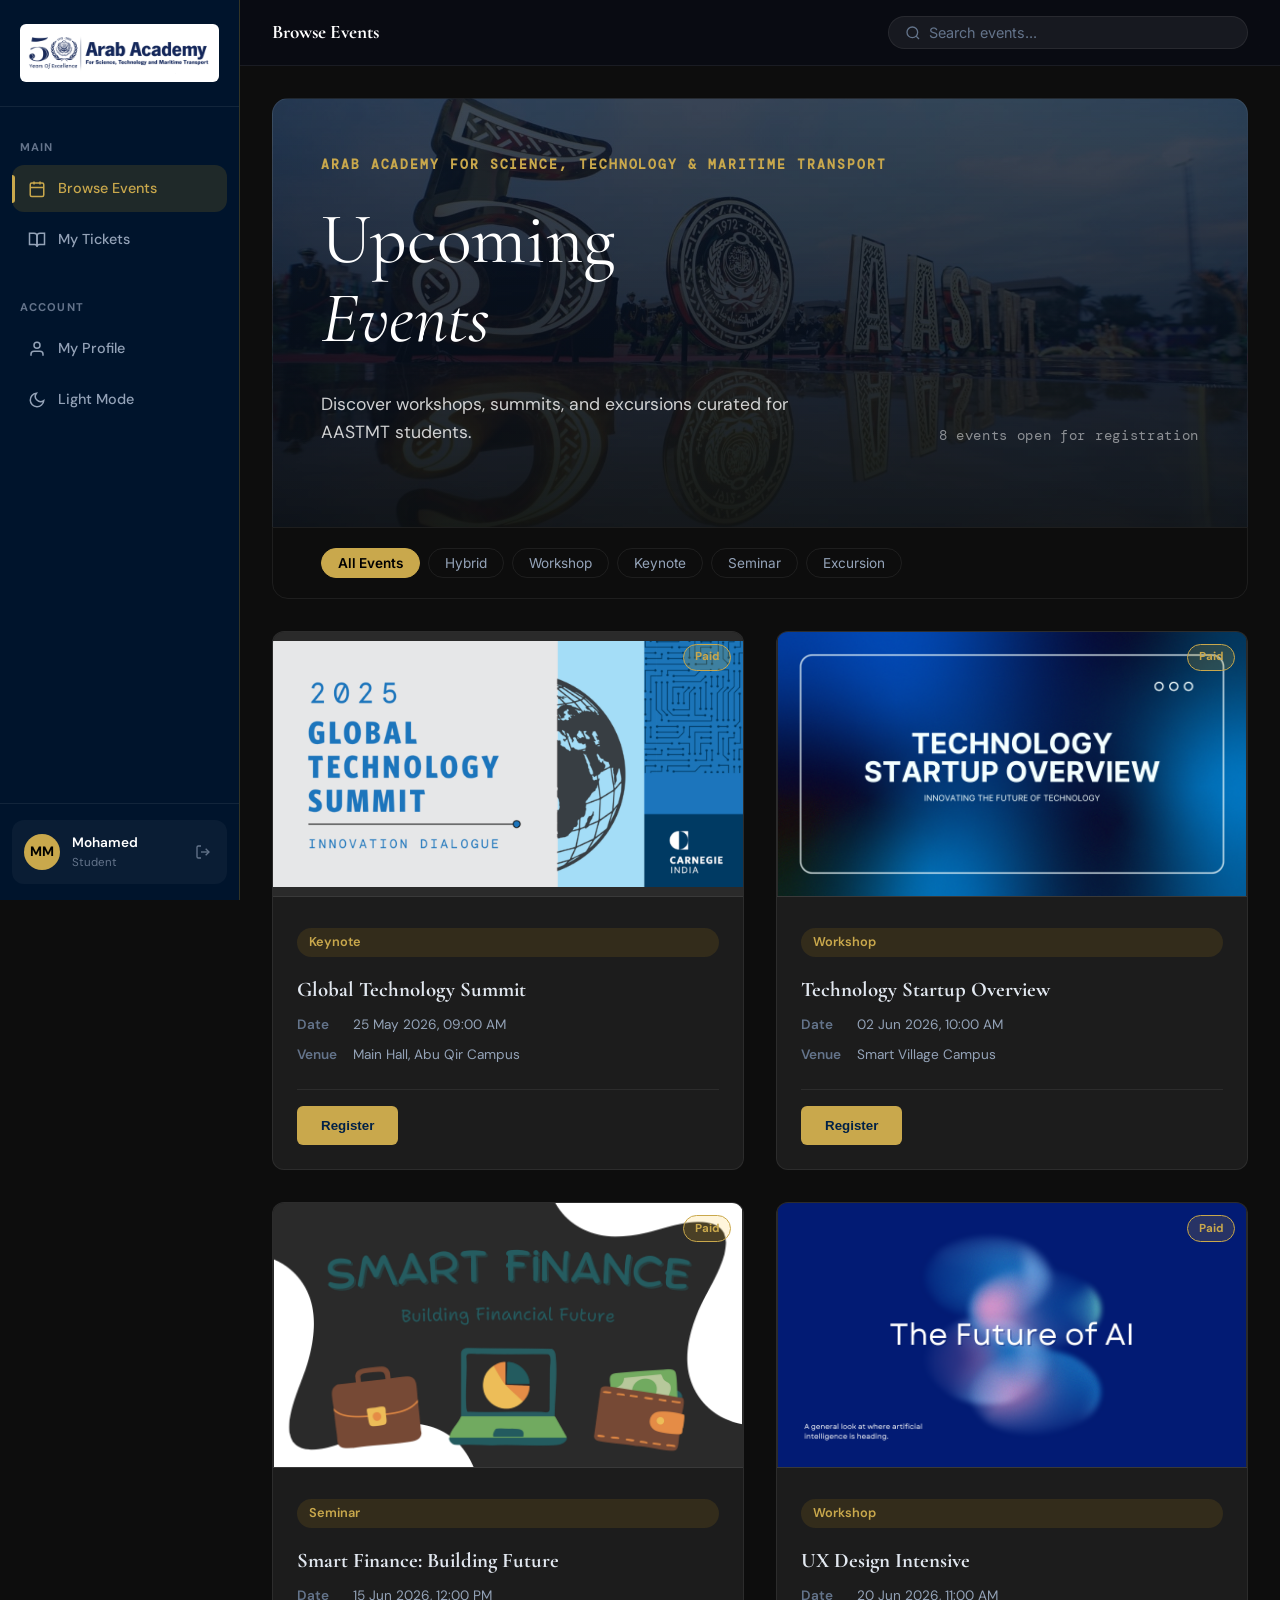
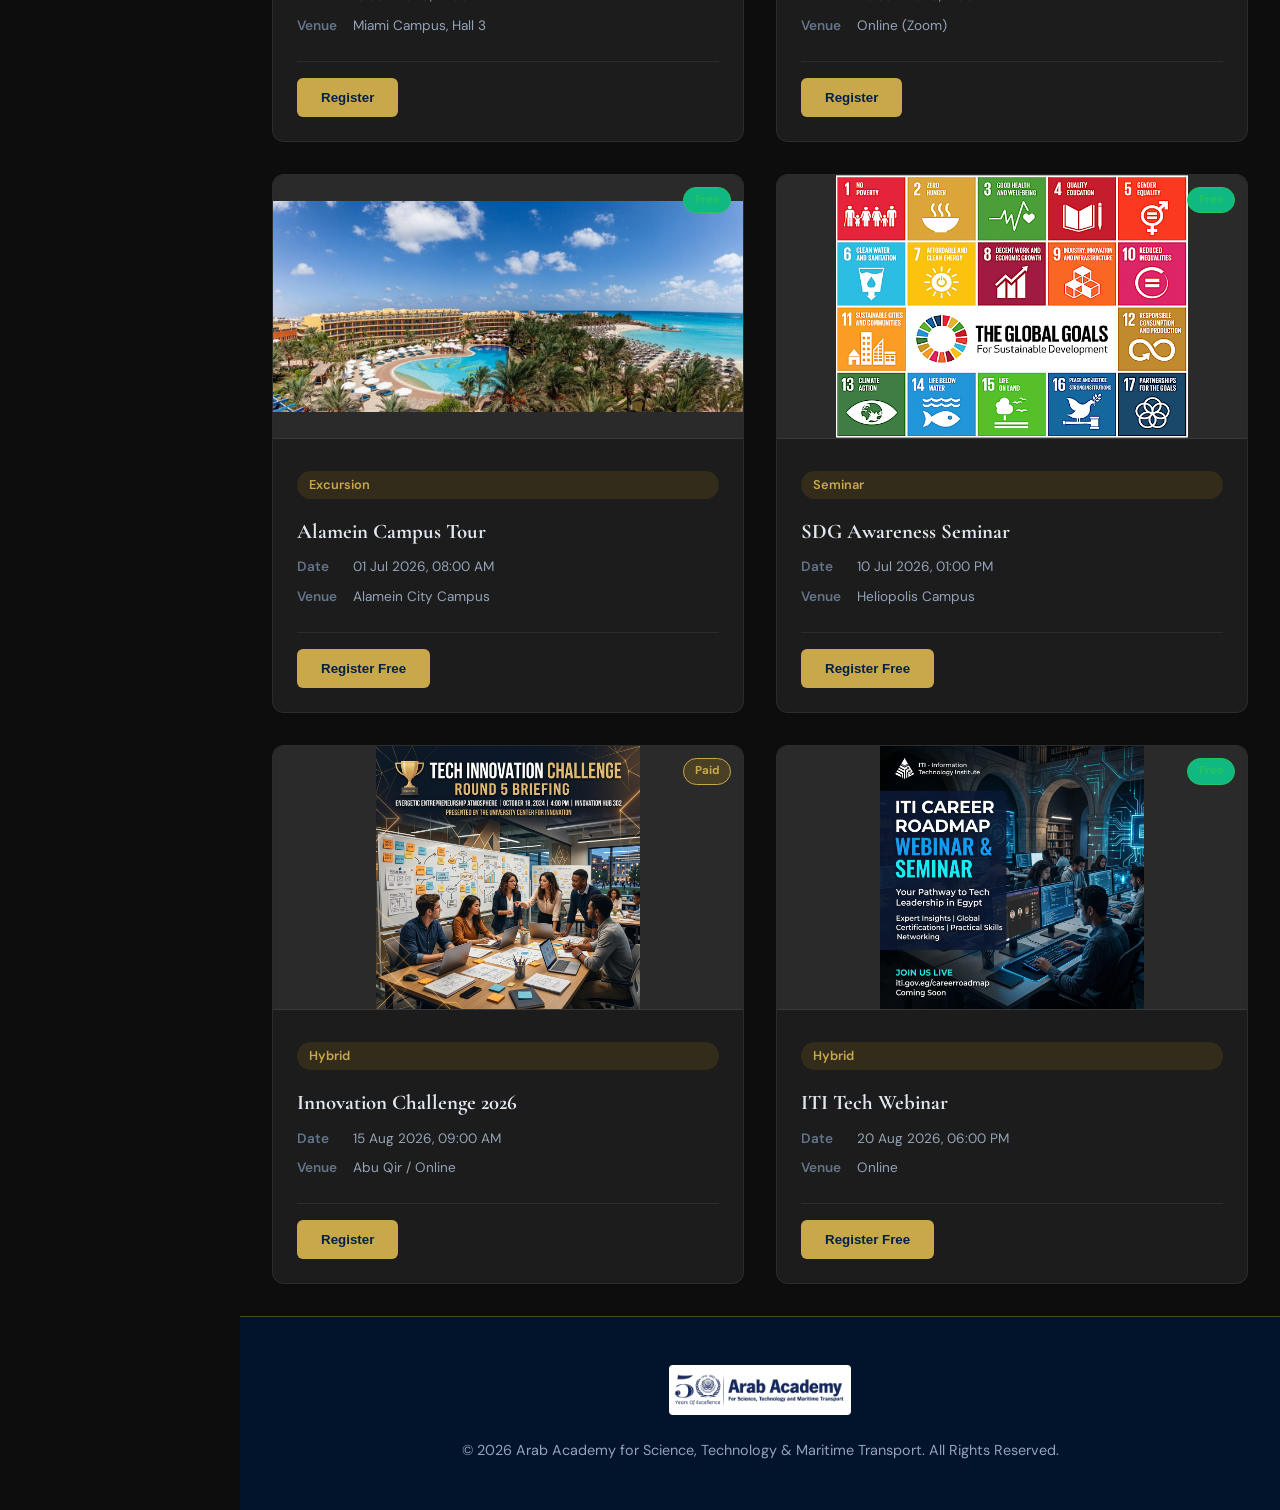
<file: index.html>
<!DOCTYPE html>
<html lang="en">
<head>
    <meta charset="UTF-8">
    <meta name="viewport" content="width=device-width, initial-scale=1.0">
    <title>Browse Events | AASTMT Events</title>
    <link href="https://fonts.googleapis.com/css2?family=Inter:wght@400;500;600;700&display=swap" rel="stylesheet">
    <link rel="stylesheet" href="assets/style.css">
    <style>
        /* Registration Modal Styles */
        .modal-overlay { display: none; position: fixed; inset: 0; background: rgba(0,0,0,0.85); z-index: 9999; align-items: center; justify-content: center; backdrop-filter: blur(5px); }
        .modal-overlay.active { display: flex; }
        .modal-content { background: linear-gradient(145deg, #0d1b30, #0a1525); border: 1px solid rgba(201,168,76,0.2); border-radius: 16px; width: 500px; max-width: 95vw; padding: 2rem; position: relative; color: #fff; max-height: 90vh; overflow-y: auto; }
        .close-modal { position: absolute; top: 1rem; right: 1.5rem; font-size: 1.5rem; color: rgba(255,255,255,0.5); cursor: pointer; border: none; background: none; }
        .close-modal:hover { color: #fff; }
        .step { display: none; }
        .step.active { display: block; }
        .step-indicator { display: flex; justify-content: space-between; margin-bottom: 2rem; position: relative; }
        .step-indicator::before { content: ""; position: absolute; top: 50%; left: 0; right: 0; height: 2px; background: rgba(255,255,255,0.1); z-index: 0; }
        .step-dot { width: 30px; height: 30px; border-radius: 50%; background: #0a1525; border: 2px solid rgba(255,255,255,0.2); display: flex; align-items: center; justify-content: center; font-size: 0.85rem; font-weight: bold; position: relative; z-index: 1; color: rgba(255,255,255,0.5); }
        .step-dot.active { border-color: var(--aastmt-gold); color: var(--aastmt-gold); background: rgba(201,168,76,0.1); }
        .step-dot.completed { background: var(--aastmt-gold); color: #000; border-color: var(--aastmt-gold); }
        .ticket-option { border: 1px solid rgba(255,255,255,0.1); padding: 1rem; border-radius: 8px; margin-bottom: 1rem; cursor: pointer; transition: all 0.2s; }
        .ticket-option:hover { border-color: rgba(201,168,76,0.5); background: rgba(201,168,76,0.05); }
        .ticket-option.selected { border-color: var(--aastmt-gold); background: rgba(201,168,76,0.1); }
        .form-group { margin-bottom: 1rem; text-align: left; }
        .form-group label { display: block; font-size: 0.85rem; color: rgba(255,255,255,0.7); margin-bottom: 0.4rem; }
        .form-group input { width: 100%; padding: 0.75rem; background: rgba(0,0,0,0.2); border: 1px solid rgba(255,255,255,0.1); border-radius: 8px; color: #fff; font-size: 0.95rem; }
        .form-group input:focus { border-color: var(--aastmt-gold); outline: none; }
        .form-row { display: flex; gap: 1rem; }
        .form-row .form-group { flex: 1; }
    </style>
</head>
<body class="with-sidebar">

    <button class="hamburger" id="hamburger-btn" onclick="toggleSidebar()" aria-label="Open menu">
        <span></span><span></span><span></span>
    </button>

    <aside class="sidebar" id="sidebar">
        <div class="sidebar-logo">
            <img src="assets/images/logo.png" alt="AASTMT Logo">
        </div>

        <nav class="sidebar-nav">
            <p class="nav-section-label">Main</p>
            <a href="index.html" class="nav-item active">
                <svg viewBox="0 0 24 24" fill="none" stroke="currentColor" stroke-width="2"><rect x="3" y="4" width="18" height="18" rx="2"/><line x1="16" y1="2" x2="16" y2="6"/><line x1="8" y1="2" x2="8" y2="6"/><line x1="3" y1="10" x2="21" y2="10"/></svg>
                Browse Events
            </a>
            <a href="dashboard.html" class="nav-item">
                <svg viewBox="0 0 24 24" fill="none" stroke="currentColor" stroke-width="2"><path d="M2 3h6a4 4 0 0 1 4 4v14a3 3 0 0 0-3-3H2z"/><path d="M22 3h-6a4 4 0 0 0-4 4v14a3 3 0 0 1 3-3h7z"/></svg>
                My Tickets
            </a>

            <p class="nav-section-label" style="margin-top:1.5rem;">Account</p>
            <a href="profile.html" class="nav-item">
                <svg viewBox="0 0 24 24" fill="none" stroke="currentColor" stroke-width="2"><path d="M20 21v-2a4 4 0 0 0-4-4H8a4 4 0 0 0-4 4v2"/><circle cx="12" cy="7" r="4"/></svg>
                My Profile
            </a>
            <a href="#" class="nav-item" onclick="toggleTheme(); return false;">
                <svg viewBox="0 0 24 24" fill="none" stroke="currentColor" stroke-width="2"><path d="M21 12.79A9 9 0 1 1 11.21 3 7 7 0 0 0 21 12.79z"></path></svg>
                <span id="theme-text">Light Mode</span>
            </a>
        </nav>

        <div class="sidebar-footer">
            <div class="user-pill">
                <div class="user-avatar" style="overflow: hidden;">MM</div>
                <div class="user-info">
                    <span class="user-name">Mohamed</span>
                    <span class="user-role">Student</span>
                </div>
                <a href="#" class="logout-btn" title="Sign out" onclick="alert('Static demo')">
                    <svg viewBox="0 0 24 24" fill="none" stroke="currentColor" stroke-width="2"><path d="M9 21H5a2 2 0 0 1-2-2V5a2 2 0 0 1 2-2h4"/><polyline points="16 17 21 12 16 7"/><line x1="21" y1="12" x2="9" y2="12"/></svg>
                </a>
            </div>
        </div>
    </aside>

    <div class="sidebar-overlay" id="sidebar-overlay" onclick="toggleSidebar()"></div>

    <div class="main-content">
        <div class="topbar">
            <h2 class="topbar-title">Browse Events</h2>
            <div class="search-bar">
                <svg viewBox="0 0 24 24" fill="none" stroke="currentColor" stroke-width="2"><circle cx="11" cy="11" r="8"/><line x1="21" y1="21" x2="16.65" y2="16.65"/></svg>
                <input type="text" id="search-input" placeholder="Search events..." oninput="filterEvents()">
            </div>
        </div>

        <div class="container">
            <div class="discovery-hero" style="background-image: linear-gradient(rgba(10, 25, 47, 0.7), rgba(6, 11, 19, 0.9)), url('assets/images/background.jpg');">
                <p class="hero-academy-title mono-text">ARAB ACADEMY FOR SCIENCE, TECHNOLOGY & MARITIME TRANSPORT</p>
                <h1 class="hero-main-title">Upcoming<br><i>Events</i></h1>
                <div class="hero-meta-row">
                    <p class="hero-subtitle">Discover workshops, summits, and excursions curated for<br>AASTMT students.</p>
                    <p class="hero-count mono-text">8 events open for registration</p>
                </div>
            </div>

            <div class="filter-chips" id="filter-chips">
                <button class="chip active" onclick="setFilter('all', this)">All Events</button>
                <button class="chip" onclick="setFilter('Hybrid', this)">Hybrid</button>
                <button class="chip" onclick="setFilter('Workshop', this)">Workshop</button>
                <button class="chip" onclick="setFilter('Keynote', this)">Keynote</button>
                <button class="chip" onclick="setFilter('Seminar', this)">Seminar</button>
                <button class="chip" onclick="setFilter('Excursion', this)">Excursion</button>
            </div>

            <div class="event-grid" id="event-grid">
                
                <!-- CARD 1 -->
                <div class="event-card" data-category="Keynote">
                    <div class="event-image-wrap">
                        <img src="assets/images/tech-summit.png" alt="Global Technology Summit" class="event-image">
                        <span class="tier-badge tier-paid">Paid</span>
                    </div>
                    <div class="event-content">
                        <span class="event-category">Keynote</span>
                        <h2 class="event-title">Global Technology Summit</h2>
                        <div class="event-meta">
                            <span class="meta-label">Date</span><span>25 May 2026, 09:00 AM</span>
                            <span class="meta-label">Venue</span><span>Main Hall, Abu Qir Campus</span>
                        </div>
                        <div class="event-footer">
                            <button class="btn btn-primary" onclick="openRegModal('Global Technology Summit', '25 May 2026', 'Main Hall', 450, false)">Register</button>
                        </div>
                    </div>
                </div>

                <!-- CARD 2 -->
                <div class="event-card" data-category="Workshop">
                    <div class="event-image-wrap">
                        <img src="assets/images/startup.png" alt="Technology Startup Overview" class="event-image">
                        <span class="tier-badge tier-paid">Paid</span>
                    </div>
                    <div class="event-content">
                        <span class="event-category">Workshop</span>
                        <h2 class="event-title">Technology Startup Overview</h2>
                        <div class="event-meta">
                            <span class="meta-label">Date</span><span>02 Jun 2026, 10:00 AM</span>
                            <span class="meta-label">Venue</span><span>Smart Village Campus</span>
                        </div>
                        <div class="event-footer">
                            <button class="btn btn-primary" onclick="openRegModal('Technology Startup Overview', '02 Jun 2026', 'Smart Village', 200, false)">Register</button>
                        </div>
                    </div>
                </div>

                <!-- CARD 3 -->
                <div class="event-card" data-category="Seminar">
                    <div class="event-image-wrap">
                        <img src="assets/images/finance.png" alt="Smart Finance" class="event-image">
                        <span class="tier-badge tier-paid">Paid</span>
                    </div>
                    <div class="event-content">
                        <span class="event-category">Seminar</span>
                        <h2 class="event-title">Smart Finance: Building Future</h2>
                        <div class="event-meta">
                            <span class="meta-label">Date</span><span>15 Jun 2026, 12:00 PM</span>
                            <span class="meta-label">Venue</span><span>Miami Campus, Hall 3</span>
                        </div>
                        <div class="event-footer">
                            <button class="btn btn-primary" onclick="openRegModal('Smart Finance: Building Future', '15 Jun 2026', 'Miami Campus', 150, false)">Register</button>
                        </div>
                    </div>
                </div>

                <!-- CARD 4 -->
                <div class="event-card" data-category="Workshop">
                    <div class="event-image-wrap">
                        <img src="assets/images/ux.png" alt="UX Design Intensive" class="event-image">
                        <span class="tier-badge tier-paid">Paid</span>
                    </div>
                    <div class="event-content">
                        <span class="event-category">Workshop</span>
                        <h2 class="event-title">UX Design Intensive</h2>
                        <div class="event-meta">
                            <span class="meta-label">Date</span><span>20 Jun 2026, 11:00 AM</span>
                            <span class="meta-label">Venue</span><span>Online (Zoom)</span>
                        </div>
                        <div class="event-footer">
                            <button class="btn btn-primary" onclick="openRegModal('UX Design Intensive', '20 Jun 2026', 'Online', 300, false)">Register</button>
                        </div>
                    </div>
                </div>

                <!-- CARD 5 (FREE) -->
                <div class="event-card" data-category="Excursion">
                    <div class="event-image-wrap">
                        <img src="assets/images/matruh.png" alt="Matruh Campus Tour" class="event-image">
                        <span class="tier-badge tier-free" style="background:#10b981;">Free</span>
                    </div>
                    <div class="event-content">
                        <span class="event-category">Excursion</span>
                        <h2 class="event-title">Alamein Campus Tour</h2>
                        <div class="event-meta">
                            <span class="meta-label">Date</span><span>01 Jul 2026, 08:00 AM</span>
                            <span class="meta-label">Venue</span><span>Alamein City Campus</span>
                        </div>
                        <div class="event-footer">
                            <button class="btn btn-primary" onclick="openRegModal('Alamein Campus Tour', '01 Jul 2026', 'Alamein Campus', 0, true)">Register Free</button>
                        </div>
                    </div>
                </div>

                <!-- CARD 6 (FREE) -->
                <div class="event-card" data-category="Seminar">
                    <div class="event-image-wrap">
                        <img src="assets/images/sdg.png" alt="SDG Awareness" class="event-image">
                        <span class="tier-badge tier-free" style="background:#10b981;">Free</span>
                    </div>
                    <div class="event-content">
                        <span class="event-category">Seminar</span>
                        <h2 class="event-title">SDG Awareness Seminar</h2>
                        <div class="event-meta">
                            <span class="meta-label">Date</span><span>10 Jul 2026, 01:00 PM</span>
                            <span class="meta-label">Venue</span><span>Heliopolis Campus</span>
                        </div>
                        <div class="event-footer">
                            <button class="btn btn-primary" onclick="openRegModal('SDG Awareness Seminar', '10 Jul 2026', 'Heliopolis Campus', 0, true)">Register Free</button>
                        </div>
                    </div>
                </div>

                <!-- CARD 7 -->
                <div class="event-card" data-category="Hybrid">
                    <div class="event-image-wrap">
                        <img src="assets/images/innovation-challenge.png" alt="Innovation Challenge" class="event-image">
                        <span class="tier-badge tier-paid">Paid</span>
                    </div>
                    <div class="event-content">
                        <span class="event-category">Hybrid</span>
                        <h2 class="event-title">Innovation Challenge 2026</h2>
                        <div class="event-meta">
                            <span class="meta-label">Date</span><span>15 Aug 2026, 09:00 AM</span>
                            <span class="meta-label">Venue</span><span>Abu Qir / Online</span>
                        </div>
                        <div class="event-footer">
                            <button class="btn btn-primary" onclick="openRegModal('Innovation Challenge 2026', '15 Aug 2026', 'Abu Qir / Online', 250, false)">Register</button>
                        </div>
                    </div>
                </div>

                <!-- CARD 8 (FREE) -->
                <div class="event-card" data-category="Hybrid">
                    <div class="event-image-wrap">
                        <img src="assets/images/iti-webinar.png" alt="ITI Webinar" class="event-image">
                        <span class="tier-badge tier-free" style="background:#10b981;">Free</span>
                    </div>
                    <div class="event-content">
                        <span class="event-category">Hybrid</span>
                        <h2 class="event-title">ITI Tech Webinar</h2>
                        <div class="event-meta">
                            <span class="meta-label">Date</span><span>20 Aug 2026, 06:00 PM</span>
                            <span class="meta-label">Venue</span><span>Online</span>
                        </div>
                        <div class="event-footer">
                            <button class="btn btn-primary" onclick="openRegModal('ITI Tech Webinar', '20 Aug 2026', 'Online', 0, true)">Register Free</button>
                        </div>
                    </div>
                </div>

            </div>
        </div>

        <footer class="footer">
            <div class="footer-content">
                <img src="assets/images/logo.png" alt="AASTMT Logo" class="footer-logo">
                <p>&copy; 2026 Arab Academy for Science, Technology & Maritime Transport. All Rights Reserved.</p>
            </div>
        </footer>
    </div>

    <!-- Registration Modal Demo -->
    <div class="modal-overlay" id="regModal">
        <div class="modal-content">
            <button class="close-modal" onclick="closeRegModal()">×</button>
            <h2 id="modalEventTitle" style="margin-bottom:0.5rem; color:var(--aastmt-gold); font-size:1.3rem;">Event Title</h2>
            <p id="modalEventMeta" style="font-size:0.85rem; color:rgba(255,255,255,0.5); margin-bottom:1.5rem;">Date | Venue</p>

            <div class="step-indicator">
                <div class="step-dot active" id="dot1">1</div>
                <div class="step-dot" id="dot2">2</div>
                <div class="step-dot" id="dot3">3</div>
            </div>

            <div id="step1" class="step active">
                <h3 style="margin-bottom:1rem; font-size:1.1rem;">Select Ticket</h3>
                <div id="paidOptions">
                    <div class="ticket-option selected" onclick="selectTicket(this, 'Standard', false)">
                        <div style="display:flex; justify-content:space-between; align-items:center;">
                            <strong style="font-size:1.1rem;">Standard Access</strong>
                            <span style="color:var(--aastmt-gold); font-weight:bold;" id="stdPrice">LE 150</span>
                        </div>
                        <p style="font-size:0.8rem; color:rgba(255,255,255,0.5); margin-top:0.4rem;">General admission seating and digital certificate.</p>
                    </div>
                    <div class="ticket-option" onclick="selectTicket(this, 'VIP', false)">
                        <div style="display:flex; justify-content:space-between; align-items:center;">
                            <strong style="font-size:1.1rem; color:var(--aastmt-gold);">VIP Access</strong>
                            <span style="color:var(--aastmt-gold); font-weight:bold;" id="vipPrice">LE 450</span>
                        </div>
                        <p style="font-size:0.8rem; color:rgba(255,255,255,0.5); margin-top:0.4rem;">Front-row seating, networking lunch, and swag bag.</p>
                    </div>
                </div>
                <div id="freeOptions" style="display:none;">
                    <div class="ticket-option selected" onclick="selectTicket(this, 'Free', true)">
                        <div style="display:flex; justify-content:space-between; align-items:center;">
                            <strong style="font-size:1.1rem; color:#10b981;">General Admission (Free)</strong>
                            <span style="color:#10b981; font-weight:bold;">LE 0</span>
                        </div>
                        <p style="font-size:0.8rem; color:rgba(255,255,255,0.5); margin-top:0.4rem;">Guaranteed entry.</p>
                    </div>
                </div>
                <button class="btn btn-primary" style="width:100%; margin-top:1rem;" onclick="nextStep(2)">Continue to Details</button>
            </div>

            <div id="step2" class="step">
                <h3 style="margin-bottom:1rem; font-size:1.1rem;">Your Details</h3>
                <div class="form-group">
                    <label>Full Name</label>
                    <input type="text" id="regName" value="Amr Abd Elsalam Mohamed" readonly>
                </div>
                <div class="form-row">
                    <div class="form-group">
                        <label>Student ID</label>
                        <input type="text" id="regID" value="211000123" readonly>
                    </div>
                    <div class="form-group">
                        <label>Faculty</label>
                        <input type="text" value="Computer Science" readonly>
                    </div>
                </div>
                <div style="display:flex; gap:1rem; margin-top:1rem;">
                    <button class="btn btn-outline" style="flex:1;" onclick="nextStep(1)">Back</button>
                    <button class="btn btn-primary" style="flex:2;" onclick="nextStep(3)">Continue</button>
                </div>
            </div>

            <div id="step3" class="step">
                <h3 style="margin-bottom:1rem; font-size:1.1rem;">Payment / Confirmation</h3>
                <div id="paymentForm">
                    <p style="font-size:0.85rem; color:var(--aastmt-gold); margin-bottom:1rem; padding:0.75rem; background:rgba(201,168,76,0.1); border-radius:8px;">
                        ⚠️ Note: This is a static UI demo. We will simulate a successful transaction and generate your ticket locally.
                    </p>
                    <div class="form-group">
                        <label>Card Number</label>
                        <input type="text" placeholder="XXXX XXXX XXXX XXXX">
                    </div>
                    <div class="form-row">
                        <div class="form-group">
                            <label>Expiry</label>
                            <input type="text" placeholder="MM/YY">
                        </div>
                        <div class="form-group">
                            <label>CVC</label>
                            <input type="text" placeholder="123">
                        </div>
                    </div>
                </div>
                <div id="freeConfirmForm" style="display:none; text-align:center; padding:2rem 0;">
                    <p style="font-size:1.1rem; color:#10b981; margin-bottom:0.5rem;">Free Event</p>
                    <p style="font-size:0.85rem; color:rgba(255,255,255,0.6);">No payment required. Click below to confirm registration.</p>
                </div>
                <div style="display:flex; gap:1rem; margin-top:1rem;">
                    <button class="btn btn-outline" style="flex:1;" onclick="nextStep(2)">Back</button>
                    <button class="btn btn-primary" style="flex:2; background:#10b981; border-color:#10b981;" onclick="submitRegistration()">Confirm & Pay</button>
                </div>
            </div>

            <div id="step4" class="step" style="text-align:center; padding:2rem 0;">
                <div style="width:60px; height:60px; border-radius:50%; background:rgba(16,185,129,0.1); color:#10b981; font-size:2rem; display:flex; align-items:center; justify-content:center; margin:0 auto 1.5rem;">✓</div>
                <h3 style="margin-bottom:0.5rem; font-size:1.5rem;">Registration Complete!</h3>
                <p style="color:rgba(255,255,255,0.6); margin-bottom:2rem;">Your ticket has been generated and saved locally for this demo.</p>
                <a href="dashboard.html" class="btn btn-primary">View My Tickets</a>
            </div>
        </div>
    </div>

    <script src="assets/app.js"></script>
    <script>
        function setFilter(category, btn) {
            document.querySelectorAll(".chip").forEach(c => c.classList.remove("active"));
            btn.classList.add("active");
            document.querySelectorAll(".event-card").forEach(card => {
                if (category === "all" || card.getAttribute("data-category") === category) {
                    card.style.display = "flex";
                } else {
                    card.style.display = "none";
                }
            });
        }

        let currentEvent = null;
        let selectedTicketType = "Standard";
        let currentPrice = 0;
        let isFree = false;

        function openRegModal(title, date, venue, price, free) {
            currentEvent = { title, date, venue };
            currentPrice = price;
            isFree = free;

            document.getElementById("modalEventTitle").innerText = title;
            document.getElementById("modalEventMeta").innerText = date + " | " + venue;

            if (free) {
                document.getElementById("paidOptions").style.display = "none";
                document.getElementById("freeOptions").style.display = "block";
                document.getElementById("paymentForm").style.display = "none";
                document.getElementById("freeConfirmForm").style.display = "block";
                selectedTicketType = "Free";
            } else {
                document.getElementById("paidOptions").style.display = "block";
                document.getElementById("freeOptions").style.display = "none";
                document.getElementById("paymentForm").style.display = "block";
                document.getElementById("freeConfirmForm").style.display = "none";
                document.getElementById("stdPrice").innerText = "LE " + price;
                document.getElementById("vipPrice").innerText = "LE " + (price + 300);
                selectedTicketType = "Standard";
                
                const opts = document.getElementById("paidOptions").querySelectorAll(".ticket-option");
                opts[0].classList.add("selected");
                opts[1].classList.remove("selected");
            }

            document.getElementById("regModal").classList.add("active");
            goToStep(1);
        }

        function closeRegModal() {
            document.getElementById("regModal").classList.remove("active");
        }

        function selectTicket(el, type, free) {
            el.parentElement.querySelectorAll(".ticket-option").forEach(opt => opt.classList.remove("selected"));
            el.classList.add("selected");
            selectedTicketType = type;
            if(!free) {
                currentPrice = type === "VIP" ? parseInt(document.getElementById("vipPrice").innerText.replace("LE ", "")) : parseInt(document.getElementById("stdPrice").innerText.replace("LE ", ""));
            }
        }

        function goToStep(step) {
            document.querySelectorAll(".step").forEach(s => s.classList.remove("active"));
            document.getElementById("step" + step).classList.add("active");
            for(let i=1; i<=3; i++) {
                let dot = document.getElementById("dot"+i);
                if(dot) {
                    if (i < step) { dot.classList.add("completed"); dot.classList.remove("active"); }
                    else if (i === step) { dot.classList.add("active"); dot.classList.remove("completed"); }
                    else { dot.classList.remove("active"); dot.classList.remove("completed"); }
                }
            }
        }

        function nextStep(step) { goToStep(step); }

        function submitRegistration() {
            let ref = "REF-" + Math.random().toString(36).substr(2, 6).toUpperCase();
            let newTicket = {
                title: currentEvent.title,
                date: currentEvent.date,
                venue: currentEvent.venue,
                ticket: selectedTicketType + " — " + (isFree ? "Free" : currentPrice + " LE"),
                ref: ref,
                status: "Confirmed"
            };
            
            let tickets = JSON.parse(localStorage.getItem("demoTickets")) || [];
            tickets.unshift(newTicket);
            localStorage.setItem("demoTickets", JSON.stringify(tickets));

            goToStep(4);
            document.querySelector(".step-indicator").style.display = "none";
        }
    </script>
</body>
</html>
</file>
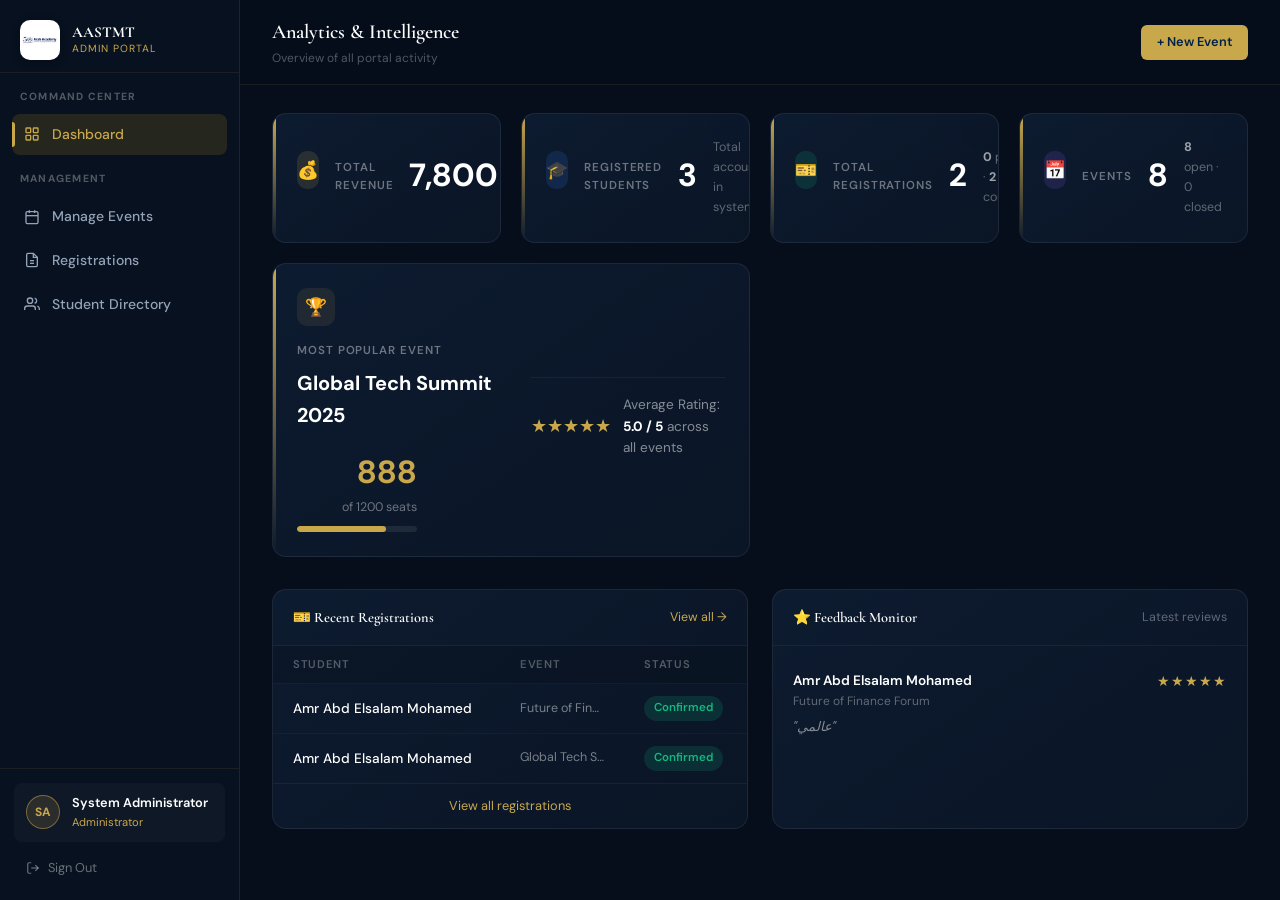
<file: admin.html>
<!DOCTYPE html>
<html lang="en">
<head>
    <meta charset="UTF-8">
    <meta name="viewport" content="width=device-width, initial-scale=1.0">
    <title>Dashboard | Admin Portal</title>
    <link href="https://fonts.googleapis.com/css2?family=Inter:wght@400;500;600;700&family=Playfair+Display:wght@600;700&display=swap" rel="stylesheet">
    <link rel="stylesheet" href="assets/style.css">
    <style>
        body { background-color: #060e1c; }

        .admin-topbar {
            display: flex;
            align-items: center;
            justify-content: space-between;
            padding: 1rem 2rem;
            border-bottom: 1px solid rgba(201,168,76,0.1);
            background: rgba(6,14,28,0.9);
            backdrop-filter: blur(10px);
            position: sticky; top: 0; z-index: 100;
        }
        .admin-topbar h2 {
            font-size: 1.25rem;
            font-weight: 600;
            color: #fff;
        }
        .topbar-actions { display: flex; gap: 0.75rem; align-items: center; }

        .stat-grid {
            display: grid;
            grid-template-columns: repeat(auto-fit, minmax(200px, 1fr));
            gap: 1.25rem;
            margin-bottom: 2rem;
        }
        .stat-card {
            background: linear-gradient(145deg, #0d1b30, #0a1525);
            border: 1px solid rgba(255,255,255,0.07);
            border-radius: 14px;
            padding: 1.5rem;
            position: relative;
            overflow: hidden;
            transition: transform 0.2s, box-shadow 0.2s;
        }
        .stat-card:hover {
            transform: translateY(-3px);
            box-shadow: 0 8px 30px rgba(0,0,0,0.4);
        }
        .stat-card::before {
            content: '';
            position: absolute;
            left: 0; top: 0; bottom: 0;
            width: 3px;
            background: linear-gradient(180deg, var(--aastmt-gold), transparent);
            border-radius: 14px 0 0 14px;
        }
        .stat-card::after {
            content: '';
            position: absolute;
            top: -40px; right: -40px;
            width: 100px; height: 100px;
            border-radius: 50%;
            background: var(--glow-color, rgba(201,168,76,0.05));
            filter: blur(30px);
            pointer-events: none;
        }
        .stat-card.glow-green::after { --glow-color: rgba(16,185,129,0.08); }
        .stat-card.glow-blue::after  { --glow-color: rgba(59,130,246,0.08); }
        .stat-card.glow-purple::after{ --glow-color: rgba(139,92,246,0.08); }

        .stat-icon {
            width: 38px; height: 38px;
            border-radius: 10px;
            display: flex; align-items: center; justify-content: center;
            font-size: 1.1rem;
            margin-bottom: 1rem;
        }
        .stat-label {
            font-size: 0.72rem;
            font-weight: 600;
            text-transform: uppercase;
            letter-spacing: 0.08em;
            color: rgba(255,255,255,0.4);
            margin-bottom: 0.4rem;
        }
        .stat-value {
            font-size: 2rem;
            font-weight: 700;
            color: #fff;
            line-height: 1;
            margin-bottom: 0.4rem;
        }
        .stat-sub {
            font-size: 0.78rem;
            color: rgba(255,255,255,0.35);
        }
        .stat-sub strong { color: rgba(255,255,255,0.6); }

        .content-grid {
            display: grid;
            grid-template-columns: 1fr 1fr;
            gap: 1.5rem;
        }
        @media (max-width: 900px) { .content-grid { grid-template-columns: 1fr; } }

        .panel {
            background: linear-gradient(145deg, #0d1b30, #0a1525);
            border: 1px solid rgba(255,255,255,0.07);
            border-radius: 14px;
            overflow: hidden;
        }
        .panel-header {
            display: flex;
            align-items: center;
            justify-content: space-between;
            padding: 1rem 1.25rem;
            border-bottom: 1px solid rgba(255,255,255,0.05);
        }
        .panel-header h3 {
            font-size: 0.9rem;
            font-weight: 600;
            color: #fff;
            display: flex;
            align-items: center;
            gap: 0.5rem;
        }
        .panel-body { padding: 0; }

        .mini-table { width: 100%; border-collapse: collapse; }
        .mini-table th {
            font-size: 0.7rem;
            font-weight: 600;
            text-transform: uppercase;
            letter-spacing: 0.06em;
            color: rgba(255,255,255,0.3);
            padding: 0.6rem 1.25rem;
            text-align: left;
            background: rgba(0,0,0,0.15);
            border-bottom: 1px solid rgba(255,255,255,0.04);
        }
        .mini-table td {
            padding: 0.75rem 1.25rem;
            font-size: 0.85rem;
            border-bottom: 1px solid rgba(255,255,255,0.03);
            color: rgba(255,255,255,0.75);
        }
        .mini-table tr:last-child td { border-bottom: none; }

        .badge {
            display: inline-flex; align-items: center; gap: 0.3rem;
            padding: 0.2rem 0.6rem;
            border-radius: 9999px;
            font-size: 0.72rem;
            font-weight: 600;
        }
        .badge-confirmed { background: rgba(16,185,129,0.15); color: #10b981; }
        .badge-pending   { background: rgba(245,158,11,0.15);  color: #f59e0b; }
        .badge-cancelled { background: rgba(239,68,68,0.15);   color: #ef4444; }

        .feedback-list { padding: 0.75rem 1.25rem; }
        .feedback-item {
            padding: 0.75rem 0;
            border-bottom: 1px solid rgba(255,255,255,0.04);
        }
        .feedback-item:last-child { border-bottom: none; }
        .feedback-meta {
            display: flex;
            justify-content: space-between;
            align-items: flex-start;
            margin-bottom: 0.3rem;
        }
        .feedback-name { font-weight: 600; font-size: 0.85rem; color: #fff; }
        .feedback-event { font-size: 0.75rem; color: rgba(255,255,255,0.35); }
        .stars { color: #c9a84c; font-size: 0.9rem; letter-spacing: 1px; }
        .feedback-text { font-size: 0.82rem; color: rgba(255,255,255,0.5); font-style: italic; margin-top: 0.2rem; }

        .view-all-link {
            display: block;
            text-align: center;
            padding: 0.75rem;
            font-size: 0.8rem;
            color: var(--aastmt-gold);
            text-decoration: none;
            border-top: 1px solid rgba(255,255,255,0.05);
            transition: background 0.2s;
        }
        .view-all-link:hover { background: rgba(201,168,76,0.05); }
    </style>
</head>
<body class="with-sidebar">

    <!-- ORIGINAL ADMIN SIDEBAR HTML -->
    <button class="hamburger" id="hamburger-btn" onclick="toggleSidebar()" aria-label="Open menu" style="top:1.1rem; left:1rem;">
        <span></span><span></span><span></span>
    </button>

    <aside class="sidebar" id="sidebar" style="width:220px; display:flex; flex-direction:column; background:#07111f; border-right:1px solid rgba(201,168,76,0.12);">
        <div style="padding: 1.25rem 1.25rem 0.75rem; border-bottom: 1px solid rgba(201,168,76,0.1);">
            <div style="display:flex; align-items:center; gap:0.75rem;">
                <div style="width:40px; height:40px; border-radius:10px; background:#fff; display:flex; align-items:center; justify-content:center; flex-shrink:0; padding:3px; box-shadow: 0 2px 8px rgba(0,0,0,0.3);">
                    <img src="assets/images/logo.png" alt="AASTMT" style="width:100%; height:100%; object-fit:contain;">
                </div>
                <div>
                    <div style="font-family: var(--font-heading); font-size:0.95rem; font-weight:700; color:#fff; line-height:1.2;">AASTMT</div>
                    <div style="font-size:0.65rem; color: var(--aastmt-gold); text-transform:uppercase; letter-spacing:0.1em;">Admin Portal</div>
                </div>
            </div>
        </div>

        <nav style="flex:1; padding: 1rem 0.75rem; overflow-y:auto;">
            <p style="font-size:0.65rem; font-weight:700; color:rgba(255,255,255,0.3); text-transform:uppercase; letter-spacing:0.12em; padding: 0 0.5rem; margin-bottom:0.5rem;">Command Center</p>
            <a href="admin.html" class="nav-item active" style="border-radius:8px; margin-bottom:2px; font-size:0.875rem; padding:0.6rem 0.75rem;">
                <svg viewBox="0 0 24 24" fill="none" stroke="currentColor" stroke-width="2" style="width:16px; height:16px; flex-shrink:0;">
                    <rect x="3" y="3" width="7" height="7" rx="1"/><rect x="14" y="3" width="7" height="7" rx="1"/><rect x="3" y="14" width="7" height="7" rx="1"/><rect x="14" y="14" width="7" height="7" rx="1"/>
                </svg>
                Dashboard
            </a>

            <p style="font-size:0.65rem; font-weight:700; color:rgba(255,255,255,0.3); text-transform:uppercase; letter-spacing:0.12em; padding: 0 0.5rem; margin:1rem 0 0.5rem;">Management</p>
            <a href="#" class="nav-item" style="border-radius:8px; margin-bottom:2px; font-size:0.875rem; padding:0.6rem 0.75rem;">
                <svg viewBox="0 0 24 24" fill="none" stroke="currentColor" stroke-width="2" style="width:16px; height:16px; flex-shrink:0;">
                    <rect x="3" y="4" width="18" height="18" rx="2"/><line x1="16" y1="2" x2="16" y2="6"/><line x1="8" y1="2" x2="8" y2="6"/><line x1="3" y1="10" x2="21" y2="10"/>
                </svg>
                Manage Events
            </a>
            <a href="#" class="nav-item" style="border-radius:8px; margin-bottom:2px; font-size:0.875rem; padding:0.6rem 0.75rem;">
                <svg viewBox="0 0 24 24" fill="none" stroke="currentColor" stroke-width="2" style="width:16px; height:16px; flex-shrink:0;">
                    <path d="M14 2H6a2 2 0 0 0-2 2v16a2 2 0 0 0 2 2h12a2 2 0 0 0 2-2V8z"/><polyline points="14 2 14 8 20 8"/><line x1="9" y1="13" x2="15" y2="13"/><line x1="9" y1="17" x2="15" y2="17"/>
                </svg>
                Registrations
            </a>
            <a href="#" class="nav-item" style="border-radius:8px; margin-bottom:2px; font-size:0.875rem; padding:0.6rem 0.75rem;">
                <svg viewBox="0 0 24 24" fill="none" stroke="currentColor" stroke-width="2" style="width:16px; height:16px; flex-shrink:0;">
                    <path d="M17 21v-2a4 4 0 0 0-4-4H5a4 4 0 0 0-4 4v2"/><circle cx="9" cy="7" r="4"/><path d="M23 21v-2a4 4 0 0 0-3-3.87"/><path d="M16 3.13a4 4 0 0 1 0 7.75"/>
                </svg>
                Student Directory
            </a>
        </nav>

        <div style="padding:0.875rem; border-top:1px solid rgba(201,168,76,0.1);">
            <div style="display:flex; align-items:center; gap:0.75rem; padding:0.625rem 0.75rem; background:rgba(255,255,255,0.03); border-radius:8px; margin-bottom:0.5rem;">
                <div style="width:34px; height:34px; border-radius:50%; background:rgba(201,168,76,0.15); border:1.5px solid rgba(201,168,76,0.5); display:flex; align-items:center; justify-content:center; font-size:0.75rem; font-weight:700; color:var(--aastmt-gold); overflow:hidden; flex-shrink:0;">
                    SA
                </div>
                <div style="min-width:0;">
                    <div style="font-size:0.8rem; font-weight:600; color:#fff; white-space:nowrap; overflow:hidden; text-overflow:ellipsis;">System Administrator</div>
                    <div style="font-size:0.7rem; color:var(--aastmt-gold);">Administrator</div>
                </div>
            </div>
            <a href="#" style="display:flex; align-items:center; gap:0.5rem; padding:0.5rem 0.75rem; border-radius:8px; font-size:0.8rem; color:rgba(255,255,255,0.4); text-decoration:none; transition:all 0.2s;" onmouseover="this.style.color='#ef4444'; this.style.background='rgba(239,68,68,0.08)'" onmouseout="this.style.color='rgba(255,255,255,0.4)'; this.style.background='none'">
                <svg viewBox="0 0 24 24" fill="none" stroke="currentColor" stroke-width="2" style="width:14px; height:14px;">
                    <path d="M9 21H5a2 2 0 0 1-2-2V5a2 2 0 0 1 2-2h4"/><polyline points="16 17 21 12 16 7"/><line x1="21" y1="12" x2="9" y2="12"/>
                </svg>
                Sign Out
            </a>
        </div>
    </aside>

    <div class="sidebar-overlay" id="sidebar-overlay" onclick="toggleSidebar()"></div>

    <!-- ORIGINAL MAIN ADMIN CONTENT -->
    <div class="main-content">
        <div class="admin-topbar">
            <div style="display:flex; align-items:center; gap:1rem;">
                <button class="hamburger mobile-only" style="position:static; padding:0; background:none; border:none; cursor:pointer;" onclick="toggleSidebar()">
                    <span style="display:block; width:18px; height:1.5px; background:#fff; margin:4px 0;"></span>
                    <span style="display:block; width:18px; height:1.5px; background:#fff; margin:4px 0;"></span>
                    <span style="display:block; width:18px; height:1.5px; background:#fff; margin:4px 0;"></span>
                </button>
                <div>
                    <h2>Analytics & Intelligence</h2>
                    <p style="font-size:0.75rem; color:rgba(255,255,255,0.3); margin-top:1px;">Overview of all portal activity</p>
                </div>
            </div>
            <div class="topbar-actions">
                <a href="#" class="btn btn-primary" style="padding:0.45rem 1rem; font-size:0.8rem;" onclick="alert('Static demo: Form routing disabled.')">+ New Event</a>
            </div>
        </div>

        <div class="container" style="padding-top: 1.75rem;">

            <div class="stat-grid">
                <div class="stat-card">
                    <div class="stat-icon" style="background: rgba(201,168,76,0.15); color: #c9a84c;">💰</div>
                    <div class="stat-label">Total Revenue</div>
                    <div class="stat-value">7,800<span style="font-size:1rem; margin-left:0.25rem; color:var(--aastmt-gold);">LE</span></div>
                    <div class="stat-sub"><strong>2</strong> confirmed tickets</div>
                </div>

                <div class="stat-card glow-blue">
                    <div class="stat-icon" style="background: rgba(59,130,246,0.15); color:#3b82f6;">🎓</div>
                    <div class="stat-label">Registered Students</div>
                    <div class="stat-value">3</div>
                    <div class="stat-sub">Total accounts in system</div>
                </div>

                <div class="stat-card glow-green">
                    <div class="stat-icon" style="background: rgba(16,185,129,0.15); color:#10b981;">🎫</div>
                    <div class="stat-label">Total Registrations</div>
                    <div class="stat-value">2</div>
                    <div class="stat-sub"><strong>0</strong> pending · <strong>2</strong> confirmed</div>
                </div>

                <div class="stat-card glow-purple">
                    <div class="stat-icon" style="background: rgba(139,92,246,0.15); color:#8b5cf6;">📅</div>
                    <div class="stat-label">Events</div>
                    <div class="stat-value">8</div>
                    <div class="stat-sub"><strong>8</strong> open · 0 closed</div>
                </div>

                <div class="stat-card" style="grid-column: span 2;">
                    <div style="display:flex; justify-content:space-between; align-items:flex-start; flex-wrap:wrap; gap:1rem;">
                        <div>
                            <div class="stat-icon" style="background:rgba(201,168,76,0.1); color:var(--aastmt-gold);">🏆</div>
                            <div class="stat-label">Most Popular Event</div>
                            <div style="font-size:1.25rem; font-weight:700; color:#fff; margin-top:0.4rem;">Global Tech Summit 2025</div>
                        </div>
                        <div style="text-align:right;">
                            <div style="font-size:2rem; font-weight:700; color:var(--aastmt-gold);">888</div>
                            <div style="font-size:0.78rem; color:rgba(255,255,255,0.4);">of 1200 seats</div>
                            <div style="margin-top:0.5rem; height:6px; width:120px; background:rgba(255,255,255,0.08); border-radius:4px; overflow:hidden;">
                                <div style="height:100%; width:74%; background:var(--aastmt-gold); border-radius:4px;"></div>
                            </div>
                        </div>
                    </div>
                    <div style="margin-top:1rem; padding-top:1rem; border-top:1px solid rgba(255,255,255,0.05); display:flex; align-items:center; gap:0.75rem;">
                        <span style="color:var(--aastmt-gold); font-size:1.1rem;">★★★★★</span>
                        <span style="font-size:0.85rem; color:rgba(255,255,255,0.5);">Average Rating: <strong style="color:#fff;">5.0 / 5</strong> across all events</span>
                    </div>
                </div>
            </div>

            <div class="content-grid">
                <div class="panel">
                    <div class="panel-header">
                        <h3>🎫 Recent Registrations</h3>
                        <a href="#" style="font-size:0.78rem; color:var(--aastmt-gold); text-decoration:none;">View all →</a>
                    </div>
                    <div class="panel-body">
                        <table class="mini-table">
                            <thead>
                                <tr><th>Student</th><th>Event</th><th>Status</th></tr>
                            </thead>
                            <tbody>
                                <tr>
                                    <td style="font-weight:500; color:#fff;">Amr Abd Elsalam Mohamed</td>
                                    <td style="font-size:0.78rem; color:rgba(255,255,255,0.45); max-width:120px; overflow:hidden; text-overflow:ellipsis; white-space:nowrap;">Future of Finance...</td>
                                    <td><span class="badge badge-confirmed">Confirmed</span></td>
                                </tr>
                                <tr>
                                    <td style="font-weight:500; color:#fff;">Amr Abd Elsalam Mohamed</td>
                                    <td style="font-size:0.78rem; color:rgba(255,255,255,0.45); max-width:120px; overflow:hidden; text-overflow:ellipsis; white-space:nowrap;">Global Tech Sum...</td>
                                    <td><span class="badge badge-confirmed">Confirmed</span></td>
                                </tr>
                            </tbody>
                        </table>
                    </div>
                    <a href="#" class="view-all-link">View all registrations</a>
                </div>

                <div class="panel">
                    <div class="panel-header">
                        <h3>⭐ Feedback Monitor</h3>
                        <span style="font-size:0.78rem; color:rgba(255,255,255,0.35);">Latest reviews</span>
                    </div>
                    <div class="panel-body">
                        <div class="feedback-list">
                            <div class="feedback-item">
                                <div class="feedback-meta">
                                    <div>
                                        <div class="feedback-name">Amr Abd Elsalam Mohamed</div>
                                        <div class="feedback-event">Future of Finance Forum</div>
                                    </div>
                                    <div class="stars">★★★★★</div>
                                </div>
                                <div class="feedback-text">"عالمي"</div>
                            </div>
                        </div>
                    </div>
                </div>
            </div>
        </div>
    </div>

    <script src="assets/app.js"></script>
</body>
</html>
</file>
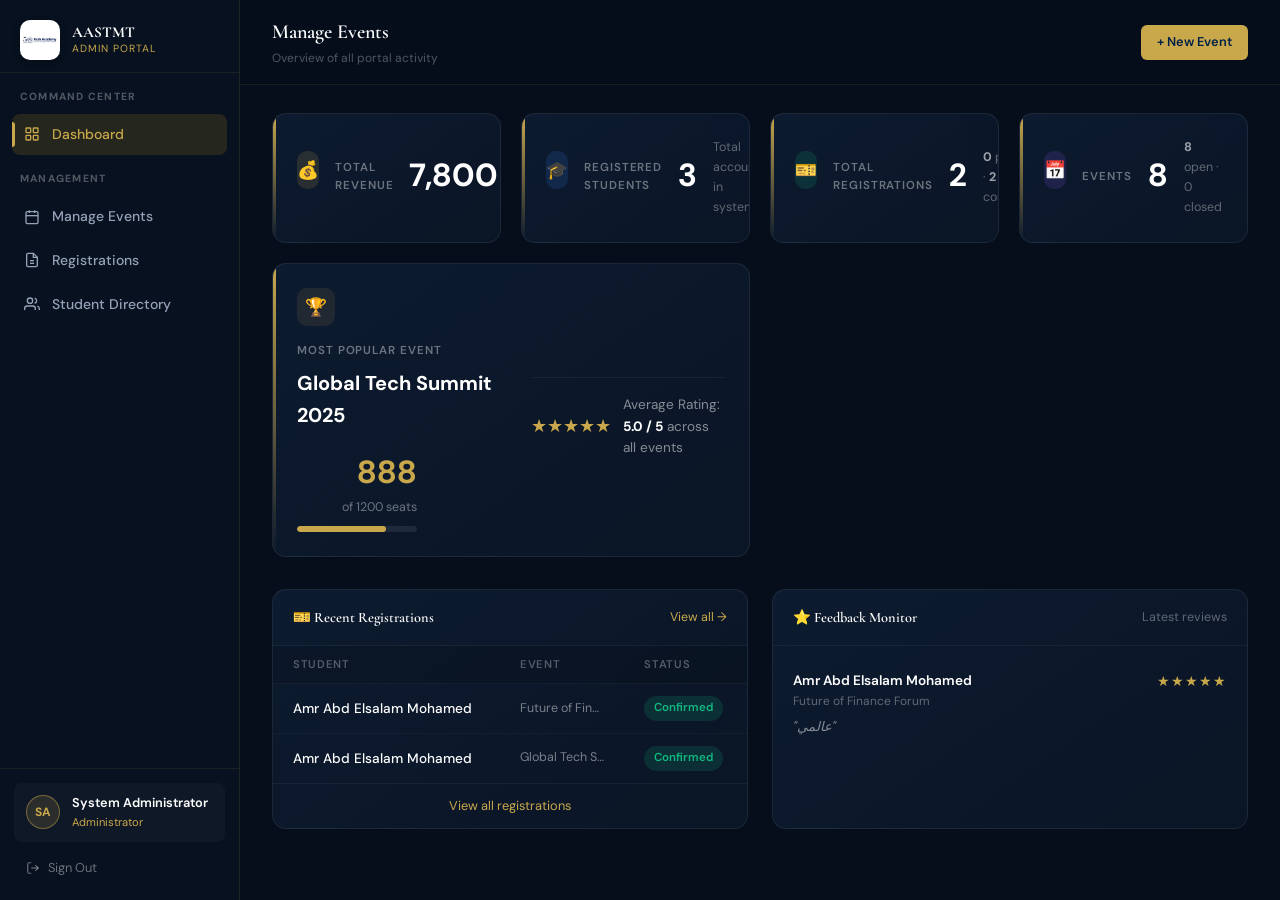
<file: admin_events.html>
<!DOCTYPE html>
<html lang="en">
<head>
    <meta charset="UTF-8">
    <meta name="viewport" content="width=device-width, initial-scale=1.0">
    <title>Dashboard | Admin Portal</title>
    <link href="https://fonts.googleapis.com/css2?family=Inter:wght@400;500;600;700&family=Playfair+Display:wght@600;700&display=swap" rel="stylesheet">
    <link rel="stylesheet" href="assets/style.css">
    <style>
        body { background-color: #060e1c; }

        .admin-topbar {
            display: flex;
            align-items: center;
            justify-content: space-between;
            padding: 1rem 2rem;
            border-bottom: 1px solid rgba(201,168,76,0.1);
            background: rgba(6,14,28,0.9);
            backdrop-filter: blur(10px);
            position: sticky; top: 0; z-index: 100;
        }
        .admin-topbar h2 {
            font-size: 1.25rem;
            font-weight: 600;
            color: #fff;
        }
        .topbar-actions { display: flex; gap: 0.75rem; align-items: center; }

        .stat-grid {
            display: grid;
            grid-template-columns: repeat(auto-fit, minmax(200px, 1fr));
            gap: 1.25rem;
            margin-bottom: 2rem;
        }
        .stat-card {
            background: linear-gradient(145deg, #0d1b30, #0a1525);
            border: 1px solid rgba(255,255,255,0.07);
            border-radius: 14px;
            padding: 1.5rem;
            position: relative;
            overflow: hidden;
            transition: transform 0.2s, box-shadow 0.2s;
        }
        .stat-card:hover {
            transform: translateY(-3px);
            box-shadow: 0 8px 30px rgba(0,0,0,0.4);
        }
        .stat-card::before {
            content: '';
            position: absolute;
            left: 0; top: 0; bottom: 0;
            width: 3px;
            background: linear-gradient(180deg, var(--aastmt-gold), transparent);
            border-radius: 14px 0 0 14px;
        }
        .stat-card::after {
            content: '';
            position: absolute;
            top: -40px; right: -40px;
            width: 100px; height: 100px;
            border-radius: 50%;
            background: var(--glow-color, rgba(201,168,76,0.05));
            filter: blur(30px);
            pointer-events: none;
        }
        .stat-card.glow-green::after { --glow-color: rgba(16,185,129,0.08); }
        .stat-card.glow-blue::after  { --glow-color: rgba(59,130,246,0.08); }
        .stat-card.glow-purple::after{ --glow-color: rgba(139,92,246,0.08); }

        .stat-icon {
            width: 38px; height: 38px;
            border-radius: 10px;
            display: flex; align-items: center; justify-content: center;
            font-size: 1.1rem;
            margin-bottom: 1rem;
        }
        .stat-label {
            font-size: 0.72rem;
            font-weight: 600;
            text-transform: uppercase;
            letter-spacing: 0.08em;
            color: rgba(255,255,255,0.4);
            margin-bottom: 0.4rem;
        }
        .stat-value {
            font-size: 2rem;
            font-weight: 700;
            color: #fff;
            line-height: 1;
            margin-bottom: 0.4rem;
        }
        .stat-sub {
            font-size: 0.78rem;
            color: rgba(255,255,255,0.35);
        }
        .stat-sub strong { color: rgba(255,255,255,0.6); }

        .content-grid {
            display: grid;
            grid-template-columns: 1fr 1fr;
            gap: 1.5rem;
        }
        @media (max-width: 900px) { .content-grid { grid-template-columns: 1fr; } }

        .panel {
            background: linear-gradient(145deg, #0d1b30, #0a1525);
            border: 1px solid rgba(255,255,255,0.07);
            border-radius: 14px;
            overflow: hidden;
        }
        .panel-header {
            display: flex;
            align-items: center;
            justify-content: space-between;
            padding: 1rem 1.25rem;
            border-bottom: 1px solid rgba(255,255,255,0.05);
        }
        .panel-header h3 {
            font-size: 0.9rem;
            font-weight: 600;
            color: #fff;
            display: flex;
            align-items: center;
            gap: 0.5rem;
        }
        .panel-body { padding: 0; }

        .mini-table { width: 100%; border-collapse: collapse; }
        .mini-table th {
            font-size: 0.7rem;
            font-weight: 600;
            text-transform: uppercase;
            letter-spacing: 0.06em;
            color: rgba(255,255,255,0.3);
            padding: 0.6rem 1.25rem;
            text-align: left;
            background: rgba(0,0,0,0.15);
            border-bottom: 1px solid rgba(255,255,255,0.04);
        }
        .mini-table td {
            padding: 0.75rem 1.25rem;
            font-size: 0.85rem;
            border-bottom: 1px solid rgba(255,255,255,0.03);
            color: rgba(255,255,255,0.75);
        }
        .mini-table tr:last-child td { border-bottom: none; }

        .badge {
            display: inline-flex; align-items: center; gap: 0.3rem;
            padding: 0.2rem 0.6rem;
            border-radius: 9999px;
            font-size: 0.72rem;
            font-weight: 600;
        }
        .badge-confirmed { background: rgba(16,185,129,0.15); color: #10b981; }
        .badge-pending   { background: rgba(245,158,11,0.15);  color: #f59e0b; }
        .badge-cancelled { background: rgba(239,68,68,0.15);   color: #ef4444; }

        .feedback-list { padding: 0.75rem 1.25rem; }
        .feedback-item {
            padding: 0.75rem 0;
            border-bottom: 1px solid rgba(255,255,255,0.04);
        }
        .feedback-item:last-child { border-bottom: none; }
        .feedback-meta {
            display: flex;
            justify-content: space-between;
            align-items: flex-start;
            margin-bottom: 0.3rem;
        }
        .feedback-name { font-weight: 600; font-size: 0.85rem; color: #fff; }
        .feedback-event { font-size: 0.75rem; color: rgba(255,255,255,0.35); }
        .stars { color: #c9a84c; font-size: 0.9rem; letter-spacing: 1px; }
        .feedback-text { font-size: 0.82rem; color: rgba(255,255,255,0.5); font-style: italic; margin-top: 0.2rem; }

        .view-all-link {
            display: block;
            text-align: center;
            padding: 0.75rem;
            font-size: 0.8rem;
            color: var(--aastmt-gold);
            text-decoration: none;
            border-top: 1px solid rgba(255,255,255,0.05);
            transition: background 0.2s;
        }
        .view-all-link:hover { background: rgba(201,168,76,0.05); }
    </style>
</head>
<body class="with-sidebar">

    <!-- ORIGINAL ADMIN SIDEBAR HTML -->
    <button class="hamburger" id="hamburger-btn" onclick="toggleSidebar()" aria-label="Open menu" style="top:1.1rem; left:1rem;">
        <span></span><span></span><span></span>
    </button>

    <aside class="sidebar" id="sidebar" style="width:220px; display:flex; flex-direction:column; background:#07111f; border-right:1px solid rgba(201,168,76,0.12);">
        <div style="padding: 1.25rem 1.25rem 0.75rem; border-bottom: 1px solid rgba(201,168,76,0.1);">
            <div style="display:flex; align-items:center; gap:0.75rem;">
                <div style="width:40px; height:40px; border-radius:10px; background:#fff; display:flex; align-items:center; justify-content:center; flex-shrink:0; padding:3px; box-shadow: 0 2px 8px rgba(0,0,0,0.3);">
                    <img src="assets/images/logo.png" alt="AASTMT" style="width:100%; height:100%; object-fit:contain;">
                </div>
                <div>
                    <div style="font-family: var(--font-heading); font-size:0.95rem; font-weight:700; color:#fff; line-height:1.2;">AASTMT</div>
                    <div style="font-size:0.65rem; color: var(--aastmt-gold); text-transform:uppercase; letter-spacing:0.1em;">Admin Portal</div>
                </div>
            </div>
        </div>

        <nav style="flex:1; padding: 1rem 0.75rem; overflow-y:auto;">
            <p style="font-size:0.65rem; font-weight:700; color:rgba(255,255,255,0.3); text-transform:uppercase; letter-spacing:0.12em; padding: 0 0.5rem; margin-bottom:0.5rem;">Command Center</p>
            <a href="admin.html" class="nav-item active" style="border-radius:8px; margin-bottom:2px; font-size:0.875rem; padding:0.6rem 0.75rem;">
                <svg viewBox="0 0 24 24" fill="none" stroke="currentColor" stroke-width="2" style="width:16px; height:16px; flex-shrink:0;">
                    <rect x="3" y="3" width="7" height="7" rx="1"/><rect x="14" y="3" width="7" height="7" rx="1"/><rect x="3" y="14" width="7" height="7" rx="1"/><rect x="14" y="14" width="7" height="7" rx="1"/>
                </svg>
                Dashboard
            </a>

            <p style="font-size:0.65rem; font-weight:700; color:rgba(255,255,255,0.3); text-transform:uppercase; letter-spacing:0.12em; padding: 0 0.5rem; margin:1rem 0 0.5rem;">Management</p>
            <a href="admin_events.html" class="nav-item" style="border-radius:8px; margin-bottom:2px; font-size:0.875rem; padding:0.6rem 0.75rem;">
                <svg viewBox="0 0 24 24" fill="none" stroke="currentColor" stroke-width="2" style="width:16px; height:16px; flex-shrink:0;">
                    <rect x="3" y="4" width="18" height="18" rx="2"/><line x1="16" y1="2" x2="16" y2="6"/><line x1="8" y1="2" x2="8" y2="6"/><line x1="3" y1="10" x2="21" y2="10"/>
                </svg>
                Manage Events
            </a>
            <a href="admin_registrations.html" class="nav-item" style="border-radius:8px; margin-bottom:2px; font-size:0.875rem; padding:0.6rem 0.75rem;">
                <svg viewBox="0 0 24 24" fill="none" stroke="currentColor" stroke-width="2" style="width:16px; height:16px; flex-shrink:0;">
                    <path d="M14 2H6a2 2 0 0 0-2 2v16a2 2 0 0 0 2 2h12a2 2 0 0 0 2-2V8z"/><polyline points="14 2 14 8 20 8"/><line x1="9" y1="13" x2="15" y2="13"/><line x1="9" y1="17" x2="15" y2="17"/>
                </svg>
                Registrations
            </a>
            <a href="admin_users.html" class="nav-item" style="border-radius:8px; margin-bottom:2px; font-size:0.875rem; padding:0.6rem 0.75rem;">
                <svg viewBox="0 0 24 24" fill="none" stroke="currentColor" stroke-width="2" style="width:16px; height:16px; flex-shrink:0;">
                    <path d="M17 21v-2a4 4 0 0 0-4-4H5a4 4 0 0 0-4 4v2"/><circle cx="9" cy="7" r="4"/><path d="M23 21v-2a4 4 0 0 0-3-3.87"/><path d="M16 3.13a4 4 0 0 1 0 7.75"/>
                </svg>
                Student Directory
            </a>
        </nav>

        <div style="padding:0.875rem; border-top:1px solid rgba(201,168,76,0.1);">
            <div style="display:flex; align-items:center; gap:0.75rem; padding:0.625rem 0.75rem; background:rgba(255,255,255,0.03); border-radius:8px; margin-bottom:0.5rem;">
                <div style="width:34px; height:34px; border-radius:50%; background:rgba(201,168,76,0.15); border:1.5px solid rgba(201,168,76,0.5); display:flex; align-items:center; justify-content:center; font-size:0.75rem; font-weight:700; color:var(--aastmt-gold); overflow:hidden; flex-shrink:0;">
                    SA
                </div>
                <div style="min-width:0;">
                    <div style="font-size:0.8rem; font-weight:600; color:#fff; white-space:nowrap; overflow:hidden; text-overflow:ellipsis;">System Administrator</div>
                    <div style="font-size:0.7rem; color:var(--aastmt-gold);">Administrator</div>
                </div>
            </div>
            <a href="#" style="display:flex; align-items:center; gap:0.5rem; padding:0.5rem 0.75rem; border-radius:8px; font-size:0.8rem; color:rgba(255,255,255,0.4); text-decoration:none; transition:all 0.2s;" onmouseover="this.style.color='#ef4444'; this.style.background='rgba(239,68,68,0.08)'" onmouseout="this.style.color='rgba(255,255,255,0.4)'; this.style.background='none'">
                <svg viewBox="0 0 24 24" fill="none" stroke="currentColor" stroke-width="2" style="width:14px; height:14px;">
                    <path d="M9 21H5a2 2 0 0 1-2-2V5a2 2 0 0 1 2-2h4"/><polyline points="16 17 21 12 16 7"/><line x1="21" y1="12" x2="9" y2="12"/>
                </svg>
                Sign Out
            </a>
        </div>
    </aside>

    <div class="sidebar-overlay" id="sidebar-overlay" onclick="toggleSidebar()"></div>

    <!-- ORIGINAL MAIN ADMIN CONTENT -->
    <div class="main-content">
        <div class="admin-topbar">
            <div style="display:flex; align-items:center; gap:1rem;">
                <button class="hamburger mobile-only" style="position:static; padding:0; background:none; border:none; cursor:pointer;" onclick="toggleSidebar()">
                    <span style="display:block; width:18px; height:1.5px; background:#fff; margin:4px 0;"></span>
                    <span style="display:block; width:18px; height:1.5px; background:#fff; margin:4px 0;"></span>
                    <span style="display:block; width:18px; height:1.5px; background:#fff; margin:4px 0;"></span>
                </button>
                <div>
                    <h2>Manage Events</h2>
                    <p style="font-size:0.75rem; color:rgba(255,255,255,0.3); margin-top:1px;">Overview of all portal activity</p>
                </div>
            </div>
            <div class="topbar-actions">
                <a href="#" class="btn btn-primary" style="padding:0.45rem 1rem; font-size:0.8rem;" onclick="alert('Static demo: Form routing disabled.')">+ New Event</a>
            </div>
        </div>

        <div class="container" style="padding-top: 1.75rem;">

            <div class="stat-grid">
                <div class="stat-card">
                    <div class="stat-icon" style="background: rgba(201,168,76,0.15); color: #c9a84c;">💰</div>
                    <div class="stat-label">Total Revenue</div>
                    <div class="stat-value">7,800<span style="font-size:1rem; margin-left:0.25rem; color:var(--aastmt-gold);">LE</span></div>
                    <div class="stat-sub"><strong>2</strong> confirmed tickets</div>
                </div>

                <div class="stat-card glow-blue">
                    <div class="stat-icon" style="background: rgba(59,130,246,0.15); color:#3b82f6;">🎓</div>
                    <div class="stat-label">Registered Students</div>
                    <div class="stat-value">3</div>
                    <div class="stat-sub">Total accounts in system</div>
                </div>

                <div class="stat-card glow-green">
                    <div class="stat-icon" style="background: rgba(16,185,129,0.15); color:#10b981;">🎫</div>
                    <div class="stat-label">Total Registrations</div>
                    <div class="stat-value">2</div>
                    <div class="stat-sub"><strong>0</strong> pending · <strong>2</strong> confirmed</div>
                </div>

                <div class="stat-card glow-purple">
                    <div class="stat-icon" style="background: rgba(139,92,246,0.15); color:#8b5cf6;">📅</div>
                    <div class="stat-label">Events</div>
                    <div class="stat-value">8</div>
                    <div class="stat-sub"><strong>8</strong> open · 0 closed</div>
                </div>

                <div class="stat-card" style="grid-column: span 2;">
                    <div style="display:flex; justify-content:space-between; align-items:flex-start; flex-wrap:wrap; gap:1rem;">
                        <div>
                            <div class="stat-icon" style="background:rgba(201,168,76,0.1); color:var(--aastmt-gold);">🏆</div>
                            <div class="stat-label">Most Popular Event</div>
                            <div style="font-size:1.25rem; font-weight:700; color:#fff; margin-top:0.4rem;">Global Tech Summit 2025</div>
                        </div>
                        <div style="text-align:right;">
                            <div style="font-size:2rem; font-weight:700; color:var(--aastmt-gold);">888</div>
                            <div style="font-size:0.78rem; color:rgba(255,255,255,0.4);">of 1200 seats</div>
                            <div style="margin-top:0.5rem; height:6px; width:120px; background:rgba(255,255,255,0.08); border-radius:4px; overflow:hidden;">
                                <div style="height:100%; width:74%; background:var(--aastmt-gold); border-radius:4px;"></div>
                            </div>
                        </div>
                    </div>
                    <div style="margin-top:1rem; padding-top:1rem; border-top:1px solid rgba(255,255,255,0.05); display:flex; align-items:center; gap:0.75rem;">
                        <span style="color:var(--aastmt-gold); font-size:1.1rem;">★★★★★</span>
                        <span style="font-size:0.85rem; color:rgba(255,255,255,0.5);">Average Rating: <strong style="color:#fff;">5.0 / 5</strong> across all events</span>
                    </div>
                </div>
            </div>

            <div class="content-grid">
                <div class="panel">
                    <div class="panel-header">
                        <h3>🎫 Recent Registrations</h3>
                        <a href="#" style="font-size:0.78rem; color:var(--aastmt-gold); text-decoration:none;">View all →</a>
                    </div>
                    <div class="panel-body">
                        <table class="mini-table">
                            <thead>
                                <tr><th>Student</th><th>Event</th><th>Status</th></tr>
                            </thead>
                            <tbody>
                                <tr>
                                    <td style="font-weight:500; color:#fff;">Amr Abd Elsalam Mohamed</td>
                                    <td style="font-size:0.78rem; color:rgba(255,255,255,0.45); max-width:120px; overflow:hidden; text-overflow:ellipsis; white-space:nowrap;">Future of Finance...</td>
                                    <td><span class="badge badge-confirmed">Confirmed</span></td>
                                </tr>
                                <tr>
                                    <td style="font-weight:500; color:#fff;">Amr Abd Elsalam Mohamed</td>
                                    <td style="font-size:0.78rem; color:rgba(255,255,255,0.45); max-width:120px; overflow:hidden; text-overflow:ellipsis; white-space:nowrap;">Global Tech Sum...</td>
                                    <td><span class="badge badge-confirmed">Confirmed</span></td>
                                </tr>
                            </tbody>
                        </table>
                    </div>
                    <a href="#" class="view-all-link">View all registrations</a>
                </div>

                <div class="panel">
                    <div class="panel-header">
                        <h3>⭐ Feedback Monitor</h3>
                        <span style="font-size:0.78rem; color:rgba(255,255,255,0.35);">Latest reviews</span>
                    </div>
                    <div class="panel-body">
                        <div class="feedback-list">
                            <div class="feedback-item">
                                <div class="feedback-meta">
                                    <div>
                                        <div class="feedback-name">Amr Abd Elsalam Mohamed</div>
                                        <div class="feedback-event">Future of Finance Forum</div>
                                    </div>
                                    <div class="stars">★★★★★</div>
                                </div>
                                <div class="feedback-text">"عالمي"</div>
                            </div>
                        </div>
                    </div>
                </div>
            </div>
        </div>
    </div>

    <script src="assets/app.js"></script>
</body>
</html>
</file>
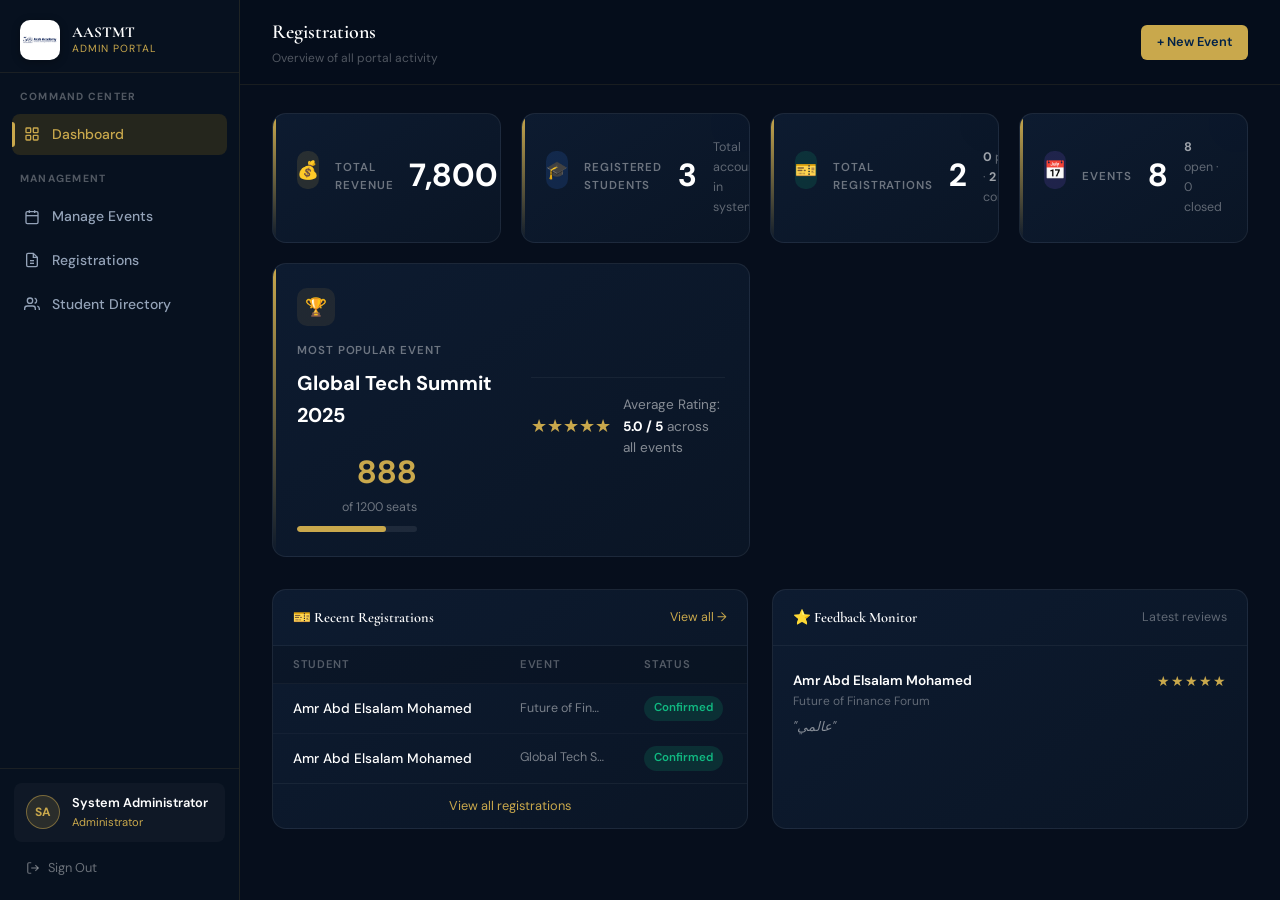
<file: admin_registrations.html>
<!DOCTYPE html>
<html lang="en">
<head>
    <meta charset="UTF-8">
    <meta name="viewport" content="width=device-width, initial-scale=1.0">
    <title>Dashboard | Admin Portal</title>
    <link href="https://fonts.googleapis.com/css2?family=Inter:wght@400;500;600;700&family=Playfair+Display:wght@600;700&display=swap" rel="stylesheet">
    <link rel="stylesheet" href="assets/style.css">
    <style>
        body { background-color: #060e1c; }

        .admin-topbar {
            display: flex;
            align-items: center;
            justify-content: space-between;
            padding: 1rem 2rem;
            border-bottom: 1px solid rgba(201,168,76,0.1);
            background: rgba(6,14,28,0.9);
            backdrop-filter: blur(10px);
            position: sticky; top: 0; z-index: 100;
        }
        .admin-topbar h2 {
            font-size: 1.25rem;
            font-weight: 600;
            color: #fff;
        }
        .topbar-actions { display: flex; gap: 0.75rem; align-items: center; }

        .stat-grid {
            display: grid;
            grid-template-columns: repeat(auto-fit, minmax(200px, 1fr));
            gap: 1.25rem;
            margin-bottom: 2rem;
        }
        .stat-card {
            background: linear-gradient(145deg, #0d1b30, #0a1525);
            border: 1px solid rgba(255,255,255,0.07);
            border-radius: 14px;
            padding: 1.5rem;
            position: relative;
            overflow: hidden;
            transition: transform 0.2s, box-shadow 0.2s;
        }
        .stat-card:hover {
            transform: translateY(-3px);
            box-shadow: 0 8px 30px rgba(0,0,0,0.4);
        }
        .stat-card::before {
            content: '';
            position: absolute;
            left: 0; top: 0; bottom: 0;
            width: 3px;
            background: linear-gradient(180deg, var(--aastmt-gold), transparent);
            border-radius: 14px 0 0 14px;
        }
        .stat-card::after {
            content: '';
            position: absolute;
            top: -40px; right: -40px;
            width: 100px; height: 100px;
            border-radius: 50%;
            background: var(--glow-color, rgba(201,168,76,0.05));
            filter: blur(30px);
            pointer-events: none;
        }
        .stat-card.glow-green::after { --glow-color: rgba(16,185,129,0.08); }
        .stat-card.glow-blue::after  { --glow-color: rgba(59,130,246,0.08); }
        .stat-card.glow-purple::after{ --glow-color: rgba(139,92,246,0.08); }

        .stat-icon {
            width: 38px; height: 38px;
            border-radius: 10px;
            display: flex; align-items: center; justify-content: center;
            font-size: 1.1rem;
            margin-bottom: 1rem;
        }
        .stat-label {
            font-size: 0.72rem;
            font-weight: 600;
            text-transform: uppercase;
            letter-spacing: 0.08em;
            color: rgba(255,255,255,0.4);
            margin-bottom: 0.4rem;
        }
        .stat-value {
            font-size: 2rem;
            font-weight: 700;
            color: #fff;
            line-height: 1;
            margin-bottom: 0.4rem;
        }
        .stat-sub {
            font-size: 0.78rem;
            color: rgba(255,255,255,0.35);
        }
        .stat-sub strong { color: rgba(255,255,255,0.6); }

        .content-grid {
            display: grid;
            grid-template-columns: 1fr 1fr;
            gap: 1.5rem;
        }
        @media (max-width: 900px) { .content-grid { grid-template-columns: 1fr; } }

        .panel {
            background: linear-gradient(145deg, #0d1b30, #0a1525);
            border: 1px solid rgba(255,255,255,0.07);
            border-radius: 14px;
            overflow: hidden;
        }
        .panel-header {
            display: flex;
            align-items: center;
            justify-content: space-between;
            padding: 1rem 1.25rem;
            border-bottom: 1px solid rgba(255,255,255,0.05);
        }
        .panel-header h3 {
            font-size: 0.9rem;
            font-weight: 600;
            color: #fff;
            display: flex;
            align-items: center;
            gap: 0.5rem;
        }
        .panel-body { padding: 0; }

        .mini-table { width: 100%; border-collapse: collapse; }
        .mini-table th {
            font-size: 0.7rem;
            font-weight: 600;
            text-transform: uppercase;
            letter-spacing: 0.06em;
            color: rgba(255,255,255,0.3);
            padding: 0.6rem 1.25rem;
            text-align: left;
            background: rgba(0,0,0,0.15);
            border-bottom: 1px solid rgba(255,255,255,0.04);
        }
        .mini-table td {
            padding: 0.75rem 1.25rem;
            font-size: 0.85rem;
            border-bottom: 1px solid rgba(255,255,255,0.03);
            color: rgba(255,255,255,0.75);
        }
        .mini-table tr:last-child td { border-bottom: none; }

        .badge {
            display: inline-flex; align-items: center; gap: 0.3rem;
            padding: 0.2rem 0.6rem;
            border-radius: 9999px;
            font-size: 0.72rem;
            font-weight: 600;
        }
        .badge-confirmed { background: rgba(16,185,129,0.15); color: #10b981; }
        .badge-pending   { background: rgba(245,158,11,0.15);  color: #f59e0b; }
        .badge-cancelled { background: rgba(239,68,68,0.15);   color: #ef4444; }

        .feedback-list { padding: 0.75rem 1.25rem; }
        .feedback-item {
            padding: 0.75rem 0;
            border-bottom: 1px solid rgba(255,255,255,0.04);
        }
        .feedback-item:last-child { border-bottom: none; }
        .feedback-meta {
            display: flex;
            justify-content: space-between;
            align-items: flex-start;
            margin-bottom: 0.3rem;
        }
        .feedback-name { font-weight: 600; font-size: 0.85rem; color: #fff; }
        .feedback-event { font-size: 0.75rem; color: rgba(255,255,255,0.35); }
        .stars { color: #c9a84c; font-size: 0.9rem; letter-spacing: 1px; }
        .feedback-text { font-size: 0.82rem; color: rgba(255,255,255,0.5); font-style: italic; margin-top: 0.2rem; }

        .view-all-link {
            display: block;
            text-align: center;
            padding: 0.75rem;
            font-size: 0.8rem;
            color: var(--aastmt-gold);
            text-decoration: none;
            border-top: 1px solid rgba(255,255,255,0.05);
            transition: background 0.2s;
        }
        .view-all-link:hover { background: rgba(201,168,76,0.05); }
    </style>
</head>
<body class="with-sidebar">

    <!-- ORIGINAL ADMIN SIDEBAR HTML -->
    <button class="hamburger" id="hamburger-btn" onclick="toggleSidebar()" aria-label="Open menu" style="top:1.1rem; left:1rem;">
        <span></span><span></span><span></span>
    </button>

    <aside class="sidebar" id="sidebar" style="width:220px; display:flex; flex-direction:column; background:#07111f; border-right:1px solid rgba(201,168,76,0.12);">
        <div style="padding: 1.25rem 1.25rem 0.75rem; border-bottom: 1px solid rgba(201,168,76,0.1);">
            <div style="display:flex; align-items:center; gap:0.75rem;">
                <div style="width:40px; height:40px; border-radius:10px; background:#fff; display:flex; align-items:center; justify-content:center; flex-shrink:0; padding:3px; box-shadow: 0 2px 8px rgba(0,0,0,0.3);">
                    <img src="assets/images/logo.png" alt="AASTMT" style="width:100%; height:100%; object-fit:contain;">
                </div>
                <div>
                    <div style="font-family: var(--font-heading); font-size:0.95rem; font-weight:700; color:#fff; line-height:1.2;">AASTMT</div>
                    <div style="font-size:0.65rem; color: var(--aastmt-gold); text-transform:uppercase; letter-spacing:0.1em;">Admin Portal</div>
                </div>
            </div>
        </div>

        <nav style="flex:1; padding: 1rem 0.75rem; overflow-y:auto;">
            <p style="font-size:0.65rem; font-weight:700; color:rgba(255,255,255,0.3); text-transform:uppercase; letter-spacing:0.12em; padding: 0 0.5rem; margin-bottom:0.5rem;">Command Center</p>
            <a href="admin.html" class="nav-item active" style="border-radius:8px; margin-bottom:2px; font-size:0.875rem; padding:0.6rem 0.75rem;">
                <svg viewBox="0 0 24 24" fill="none" stroke="currentColor" stroke-width="2" style="width:16px; height:16px; flex-shrink:0;">
                    <rect x="3" y="3" width="7" height="7" rx="1"/><rect x="14" y="3" width="7" height="7" rx="1"/><rect x="3" y="14" width="7" height="7" rx="1"/><rect x="14" y="14" width="7" height="7" rx="1"/>
                </svg>
                Dashboard
            </a>

            <p style="font-size:0.65rem; font-weight:700; color:rgba(255,255,255,0.3); text-transform:uppercase; letter-spacing:0.12em; padding: 0 0.5rem; margin:1rem 0 0.5rem;">Management</p>
            <a href="admin_events.html" class="nav-item" style="border-radius:8px; margin-bottom:2px; font-size:0.875rem; padding:0.6rem 0.75rem;">
                <svg viewBox="0 0 24 24" fill="none" stroke="currentColor" stroke-width="2" style="width:16px; height:16px; flex-shrink:0;">
                    <rect x="3" y="4" width="18" height="18" rx="2"/><line x1="16" y1="2" x2="16" y2="6"/><line x1="8" y1="2" x2="8" y2="6"/><line x1="3" y1="10" x2="21" y2="10"/>
                </svg>
                Manage Events
            </a>
            <a href="admin_registrations.html" class="nav-item" style="border-radius:8px; margin-bottom:2px; font-size:0.875rem; padding:0.6rem 0.75rem;">
                <svg viewBox="0 0 24 24" fill="none" stroke="currentColor" stroke-width="2" style="width:16px; height:16px; flex-shrink:0;">
                    <path d="M14 2H6a2 2 0 0 0-2 2v16a2 2 0 0 0 2 2h12a2 2 0 0 0 2-2V8z"/><polyline points="14 2 14 8 20 8"/><line x1="9" y1="13" x2="15" y2="13"/><line x1="9" y1="17" x2="15" y2="17"/>
                </svg>
                Registrations
            </a>
            <a href="admin_users.html" class="nav-item" style="border-radius:8px; margin-bottom:2px; font-size:0.875rem; padding:0.6rem 0.75rem;">
                <svg viewBox="0 0 24 24" fill="none" stroke="currentColor" stroke-width="2" style="width:16px; height:16px; flex-shrink:0;">
                    <path d="M17 21v-2a4 4 0 0 0-4-4H5a4 4 0 0 0-4 4v2"/><circle cx="9" cy="7" r="4"/><path d="M23 21v-2a4 4 0 0 0-3-3.87"/><path d="M16 3.13a4 4 0 0 1 0 7.75"/>
                </svg>
                Student Directory
            </a>
        </nav>

        <div style="padding:0.875rem; border-top:1px solid rgba(201,168,76,0.1);">
            <div style="display:flex; align-items:center; gap:0.75rem; padding:0.625rem 0.75rem; background:rgba(255,255,255,0.03); border-radius:8px; margin-bottom:0.5rem;">
                <div style="width:34px; height:34px; border-radius:50%; background:rgba(201,168,76,0.15); border:1.5px solid rgba(201,168,76,0.5); display:flex; align-items:center; justify-content:center; font-size:0.75rem; font-weight:700; color:var(--aastmt-gold); overflow:hidden; flex-shrink:0;">
                    SA
                </div>
                <div style="min-width:0;">
                    <div style="font-size:0.8rem; font-weight:600; color:#fff; white-space:nowrap; overflow:hidden; text-overflow:ellipsis;">System Administrator</div>
                    <div style="font-size:0.7rem; color:var(--aastmt-gold);">Administrator</div>
                </div>
            </div>
            <a href="#" style="display:flex; align-items:center; gap:0.5rem; padding:0.5rem 0.75rem; border-radius:8px; font-size:0.8rem; color:rgba(255,255,255,0.4); text-decoration:none; transition:all 0.2s;" onmouseover="this.style.color='#ef4444'; this.style.background='rgba(239,68,68,0.08)'" onmouseout="this.style.color='rgba(255,255,255,0.4)'; this.style.background='none'">
                <svg viewBox="0 0 24 24" fill="none" stroke="currentColor" stroke-width="2" style="width:14px; height:14px;">
                    <path d="M9 21H5a2 2 0 0 1-2-2V5a2 2 0 0 1 2-2h4"/><polyline points="16 17 21 12 16 7"/><line x1="21" y1="12" x2="9" y2="12"/>
                </svg>
                Sign Out
            </a>
        </div>
    </aside>

    <div class="sidebar-overlay" id="sidebar-overlay" onclick="toggleSidebar()"></div>

    <!-- ORIGINAL MAIN ADMIN CONTENT -->
    <div class="main-content">
        <div class="admin-topbar">
            <div style="display:flex; align-items:center; gap:1rem;">
                <button class="hamburger mobile-only" style="position:static; padding:0; background:none; border:none; cursor:pointer;" onclick="toggleSidebar()">
                    <span style="display:block; width:18px; height:1.5px; background:#fff; margin:4px 0;"></span>
                    <span style="display:block; width:18px; height:1.5px; background:#fff; margin:4px 0;"></span>
                    <span style="display:block; width:18px; height:1.5px; background:#fff; margin:4px 0;"></span>
                </button>
                <div>
                    <h2>Registrations</h2>
                    <p style="font-size:0.75rem; color:rgba(255,255,255,0.3); margin-top:1px;">Overview of all portal activity</p>
                </div>
            </div>
            <div class="topbar-actions">
                <a href="#" class="btn btn-primary" style="padding:0.45rem 1rem; font-size:0.8rem;" onclick="alert('Static demo: Form routing disabled.')">+ New Event</a>
            </div>
        </div>

        <div class="container" style="padding-top: 1.75rem;">

            <div class="stat-grid">
                <div class="stat-card">
                    <div class="stat-icon" style="background: rgba(201,168,76,0.15); color: #c9a84c;">💰</div>
                    <div class="stat-label">Total Revenue</div>
                    <div class="stat-value">7,800<span style="font-size:1rem; margin-left:0.25rem; color:var(--aastmt-gold);">LE</span></div>
                    <div class="stat-sub"><strong>2</strong> confirmed tickets</div>
                </div>

                <div class="stat-card glow-blue">
                    <div class="stat-icon" style="background: rgba(59,130,246,0.15); color:#3b82f6;">🎓</div>
                    <div class="stat-label">Registered Students</div>
                    <div class="stat-value">3</div>
                    <div class="stat-sub">Total accounts in system</div>
                </div>

                <div class="stat-card glow-green">
                    <div class="stat-icon" style="background: rgba(16,185,129,0.15); color:#10b981;">🎫</div>
                    <div class="stat-label">Total Registrations</div>
                    <div class="stat-value">2</div>
                    <div class="stat-sub"><strong>0</strong> pending · <strong>2</strong> confirmed</div>
                </div>

                <div class="stat-card glow-purple">
                    <div class="stat-icon" style="background: rgba(139,92,246,0.15); color:#8b5cf6;">📅</div>
                    <div class="stat-label">Events</div>
                    <div class="stat-value">8</div>
                    <div class="stat-sub"><strong>8</strong> open · 0 closed</div>
                </div>

                <div class="stat-card" style="grid-column: span 2;">
                    <div style="display:flex; justify-content:space-between; align-items:flex-start; flex-wrap:wrap; gap:1rem;">
                        <div>
                            <div class="stat-icon" style="background:rgba(201,168,76,0.1); color:var(--aastmt-gold);">🏆</div>
                            <div class="stat-label">Most Popular Event</div>
                            <div style="font-size:1.25rem; font-weight:700; color:#fff; margin-top:0.4rem;">Global Tech Summit 2025</div>
                        </div>
                        <div style="text-align:right;">
                            <div style="font-size:2rem; font-weight:700; color:var(--aastmt-gold);">888</div>
                            <div style="font-size:0.78rem; color:rgba(255,255,255,0.4);">of 1200 seats</div>
                            <div style="margin-top:0.5rem; height:6px; width:120px; background:rgba(255,255,255,0.08); border-radius:4px; overflow:hidden;">
                                <div style="height:100%; width:74%; background:var(--aastmt-gold); border-radius:4px;"></div>
                            </div>
                        </div>
                    </div>
                    <div style="margin-top:1rem; padding-top:1rem; border-top:1px solid rgba(255,255,255,0.05); display:flex; align-items:center; gap:0.75rem;">
                        <span style="color:var(--aastmt-gold); font-size:1.1rem;">★★★★★</span>
                        <span style="font-size:0.85rem; color:rgba(255,255,255,0.5);">Average Rating: <strong style="color:#fff;">5.0 / 5</strong> across all events</span>
                    </div>
                </div>
            </div>

            <div class="content-grid">
                <div class="panel">
                    <div class="panel-header">
                        <h3>🎫 Recent Registrations</h3>
                        <a href="#" style="font-size:0.78rem; color:var(--aastmt-gold); text-decoration:none;">View all →</a>
                    </div>
                    <div class="panel-body">
                        <table class="mini-table">
                            <thead>
                                <tr><th>Student</th><th>Event</th><th>Status</th></tr>
                            </thead>
                            <tbody>
                                <tr>
                                    <td style="font-weight:500; color:#fff;">Amr Abd Elsalam Mohamed</td>
                                    <td style="font-size:0.78rem; color:rgba(255,255,255,0.45); max-width:120px; overflow:hidden; text-overflow:ellipsis; white-space:nowrap;">Future of Finance...</td>
                                    <td><span class="badge badge-confirmed">Confirmed</span></td>
                                </tr>
                                <tr>
                                    <td style="font-weight:500; color:#fff;">Amr Abd Elsalam Mohamed</td>
                                    <td style="font-size:0.78rem; color:rgba(255,255,255,0.45); max-width:120px; overflow:hidden; text-overflow:ellipsis; white-space:nowrap;">Global Tech Sum...</td>
                                    <td><span class="badge badge-confirmed">Confirmed</span></td>
                                </tr>
                            </tbody>
                        </table>
                    </div>
                    <a href="#" class="view-all-link">View all registrations</a>
                </div>

                <div class="panel">
                    <div class="panel-header">
                        <h3>⭐ Feedback Monitor</h3>
                        <span style="font-size:0.78rem; color:rgba(255,255,255,0.35);">Latest reviews</span>
                    </div>
                    <div class="panel-body">
                        <div class="feedback-list">
                            <div class="feedback-item">
                                <div class="feedback-meta">
                                    <div>
                                        <div class="feedback-name">Amr Abd Elsalam Mohamed</div>
                                        <div class="feedback-event">Future of Finance Forum</div>
                                    </div>
                                    <div class="stars">★★★★★</div>
                                </div>
                                <div class="feedback-text">"عالمي"</div>
                            </div>
                        </div>
                    </div>
                </div>
            </div>
        </div>
    </div>

    <script src="assets/app.js"></script>
</body>
</html>
</file>
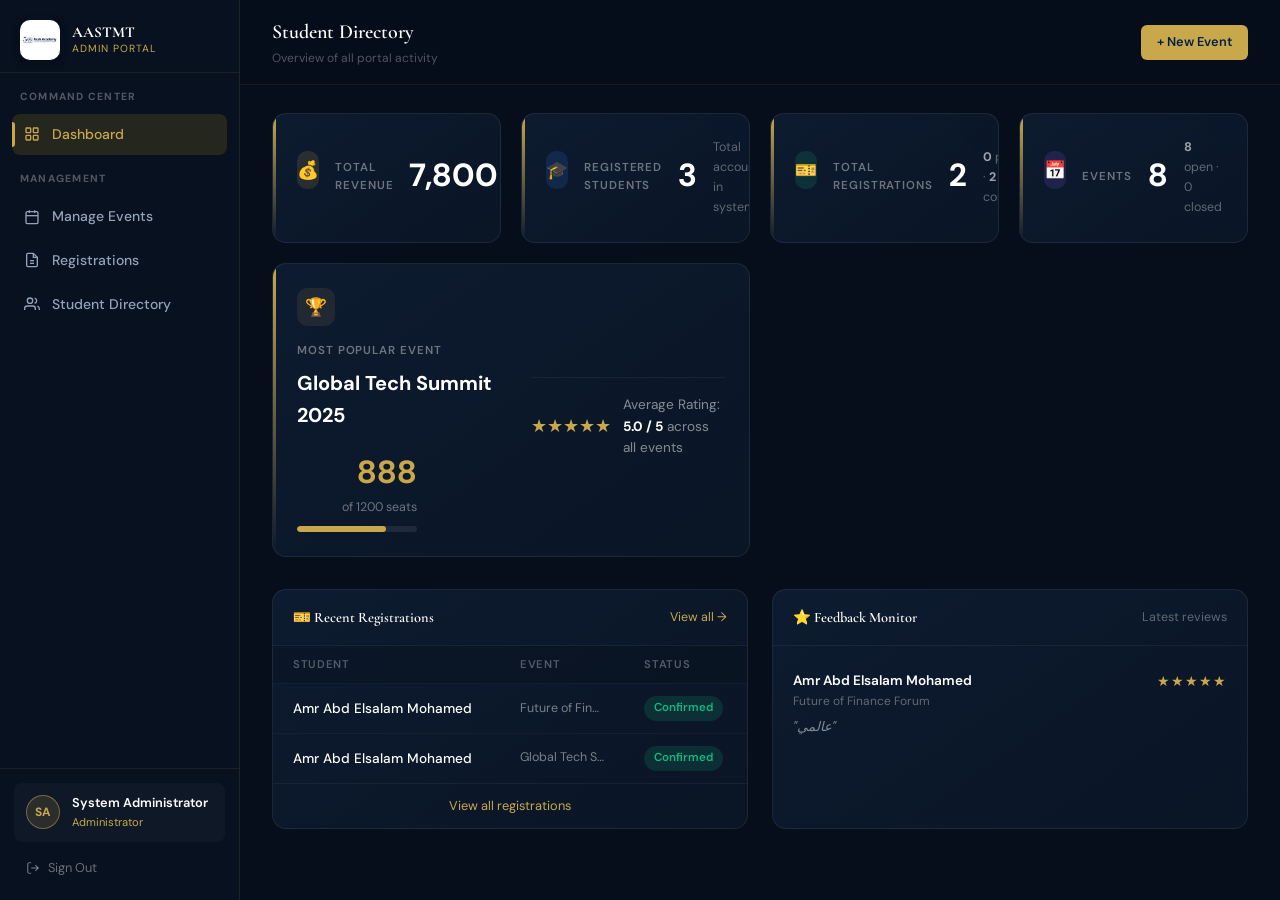
<file: admin_users.html>
<!DOCTYPE html>
<html lang="en">
<head>
    <meta charset="UTF-8">
    <meta name="viewport" content="width=device-width, initial-scale=1.0">
    <title>Dashboard | Admin Portal</title>
    <link href="https://fonts.googleapis.com/css2?family=Inter:wght@400;500;600;700&family=Playfair+Display:wght@600;700&display=swap" rel="stylesheet">
    <link rel="stylesheet" href="assets/style.css">
    <style>
        body { background-color: #060e1c; }

        .admin-topbar {
            display: flex;
            align-items: center;
            justify-content: space-between;
            padding: 1rem 2rem;
            border-bottom: 1px solid rgba(201,168,76,0.1);
            background: rgba(6,14,28,0.9);
            backdrop-filter: blur(10px);
            position: sticky; top: 0; z-index: 100;
        }
        .admin-topbar h2 {
            font-size: 1.25rem;
            font-weight: 600;
            color: #fff;
        }
        .topbar-actions { display: flex; gap: 0.75rem; align-items: center; }

        .stat-grid {
            display: grid;
            grid-template-columns: repeat(auto-fit, minmax(200px, 1fr));
            gap: 1.25rem;
            margin-bottom: 2rem;
        }
        .stat-card {
            background: linear-gradient(145deg, #0d1b30, #0a1525);
            border: 1px solid rgba(255,255,255,0.07);
            border-radius: 14px;
            padding: 1.5rem;
            position: relative;
            overflow: hidden;
            transition: transform 0.2s, box-shadow 0.2s;
        }
        .stat-card:hover {
            transform: translateY(-3px);
            box-shadow: 0 8px 30px rgba(0,0,0,0.4);
        }
        .stat-card::before {
            content: '';
            position: absolute;
            left: 0; top: 0; bottom: 0;
            width: 3px;
            background: linear-gradient(180deg, var(--aastmt-gold), transparent);
            border-radius: 14px 0 0 14px;
        }
        .stat-card::after {
            content: '';
            position: absolute;
            top: -40px; right: -40px;
            width: 100px; height: 100px;
            border-radius: 50%;
            background: var(--glow-color, rgba(201,168,76,0.05));
            filter: blur(30px);
            pointer-events: none;
        }
        .stat-card.glow-green::after { --glow-color: rgba(16,185,129,0.08); }
        .stat-card.glow-blue::after  { --glow-color: rgba(59,130,246,0.08); }
        .stat-card.glow-purple::after{ --glow-color: rgba(139,92,246,0.08); }

        .stat-icon {
            width: 38px; height: 38px;
            border-radius: 10px;
            display: flex; align-items: center; justify-content: center;
            font-size: 1.1rem;
            margin-bottom: 1rem;
        }
        .stat-label {
            font-size: 0.72rem;
            font-weight: 600;
            text-transform: uppercase;
            letter-spacing: 0.08em;
            color: rgba(255,255,255,0.4);
            margin-bottom: 0.4rem;
        }
        .stat-value {
            font-size: 2rem;
            font-weight: 700;
            color: #fff;
            line-height: 1;
            margin-bottom: 0.4rem;
        }
        .stat-sub {
            font-size: 0.78rem;
            color: rgba(255,255,255,0.35);
        }
        .stat-sub strong { color: rgba(255,255,255,0.6); }

        .content-grid {
            display: grid;
            grid-template-columns: 1fr 1fr;
            gap: 1.5rem;
        }
        @media (max-width: 900px) { .content-grid { grid-template-columns: 1fr; } }

        .panel {
            background: linear-gradient(145deg, #0d1b30, #0a1525);
            border: 1px solid rgba(255,255,255,0.07);
            border-radius: 14px;
            overflow: hidden;
        }
        .panel-header {
            display: flex;
            align-items: center;
            justify-content: space-between;
            padding: 1rem 1.25rem;
            border-bottom: 1px solid rgba(255,255,255,0.05);
        }
        .panel-header h3 {
            font-size: 0.9rem;
            font-weight: 600;
            color: #fff;
            display: flex;
            align-items: center;
            gap: 0.5rem;
        }
        .panel-body { padding: 0; }

        .mini-table { width: 100%; border-collapse: collapse; }
        .mini-table th {
            font-size: 0.7rem;
            font-weight: 600;
            text-transform: uppercase;
            letter-spacing: 0.06em;
            color: rgba(255,255,255,0.3);
            padding: 0.6rem 1.25rem;
            text-align: left;
            background: rgba(0,0,0,0.15);
            border-bottom: 1px solid rgba(255,255,255,0.04);
        }
        .mini-table td {
            padding: 0.75rem 1.25rem;
            font-size: 0.85rem;
            border-bottom: 1px solid rgba(255,255,255,0.03);
            color: rgba(255,255,255,0.75);
        }
        .mini-table tr:last-child td { border-bottom: none; }

        .badge {
            display: inline-flex; align-items: center; gap: 0.3rem;
            padding: 0.2rem 0.6rem;
            border-radius: 9999px;
            font-size: 0.72rem;
            font-weight: 600;
        }
        .badge-confirmed { background: rgba(16,185,129,0.15); color: #10b981; }
        .badge-pending   { background: rgba(245,158,11,0.15);  color: #f59e0b; }
        .badge-cancelled { background: rgba(239,68,68,0.15);   color: #ef4444; }

        .feedback-list { padding: 0.75rem 1.25rem; }
        .feedback-item {
            padding: 0.75rem 0;
            border-bottom: 1px solid rgba(255,255,255,0.04);
        }
        .feedback-item:last-child { border-bottom: none; }
        .feedback-meta {
            display: flex;
            justify-content: space-between;
            align-items: flex-start;
            margin-bottom: 0.3rem;
        }
        .feedback-name { font-weight: 600; font-size: 0.85rem; color: #fff; }
        .feedback-event { font-size: 0.75rem; color: rgba(255,255,255,0.35); }
        .stars { color: #c9a84c; font-size: 0.9rem; letter-spacing: 1px; }
        .feedback-text { font-size: 0.82rem; color: rgba(255,255,255,0.5); font-style: italic; margin-top: 0.2rem; }

        .view-all-link {
            display: block;
            text-align: center;
            padding: 0.75rem;
            font-size: 0.8rem;
            color: var(--aastmt-gold);
            text-decoration: none;
            border-top: 1px solid rgba(255,255,255,0.05);
            transition: background 0.2s;
        }
        .view-all-link:hover { background: rgba(201,168,76,0.05); }
    </style>
</head>
<body class="with-sidebar">

    <!-- ORIGINAL ADMIN SIDEBAR HTML -->
    <button class="hamburger" id="hamburger-btn" onclick="toggleSidebar()" aria-label="Open menu" style="top:1.1rem; left:1rem;">
        <span></span><span></span><span></span>
    </button>

    <aside class="sidebar" id="sidebar" style="width:220px; display:flex; flex-direction:column; background:#07111f; border-right:1px solid rgba(201,168,76,0.12);">
        <div style="padding: 1.25rem 1.25rem 0.75rem; border-bottom: 1px solid rgba(201,168,76,0.1);">
            <div style="display:flex; align-items:center; gap:0.75rem;">
                <div style="width:40px; height:40px; border-radius:10px; background:#fff; display:flex; align-items:center; justify-content:center; flex-shrink:0; padding:3px; box-shadow: 0 2px 8px rgba(0,0,0,0.3);">
                    <img src="assets/images/logo.png" alt="AASTMT" style="width:100%; height:100%; object-fit:contain;">
                </div>
                <div>
                    <div style="font-family: var(--font-heading); font-size:0.95rem; font-weight:700; color:#fff; line-height:1.2;">AASTMT</div>
                    <div style="font-size:0.65rem; color: var(--aastmt-gold); text-transform:uppercase; letter-spacing:0.1em;">Admin Portal</div>
                </div>
            </div>
        </div>

        <nav style="flex:1; padding: 1rem 0.75rem; overflow-y:auto;">
            <p style="font-size:0.65rem; font-weight:700; color:rgba(255,255,255,0.3); text-transform:uppercase; letter-spacing:0.12em; padding: 0 0.5rem; margin-bottom:0.5rem;">Command Center</p>
            <a href="admin.html" class="nav-item active" style="border-radius:8px; margin-bottom:2px; font-size:0.875rem; padding:0.6rem 0.75rem;">
                <svg viewBox="0 0 24 24" fill="none" stroke="currentColor" stroke-width="2" style="width:16px; height:16px; flex-shrink:0;">
                    <rect x="3" y="3" width="7" height="7" rx="1"/><rect x="14" y="3" width="7" height="7" rx="1"/><rect x="3" y="14" width="7" height="7" rx="1"/><rect x="14" y="14" width="7" height="7" rx="1"/>
                </svg>
                Dashboard
            </a>

            <p style="font-size:0.65rem; font-weight:700; color:rgba(255,255,255,0.3); text-transform:uppercase; letter-spacing:0.12em; padding: 0 0.5rem; margin:1rem 0 0.5rem;">Management</p>
            <a href="admin_events.html" class="nav-item" style="border-radius:8px; margin-bottom:2px; font-size:0.875rem; padding:0.6rem 0.75rem;">
                <svg viewBox="0 0 24 24" fill="none" stroke="currentColor" stroke-width="2" style="width:16px; height:16px; flex-shrink:0;">
                    <rect x="3" y="4" width="18" height="18" rx="2"/><line x1="16" y1="2" x2="16" y2="6"/><line x1="8" y1="2" x2="8" y2="6"/><line x1="3" y1="10" x2="21" y2="10"/>
                </svg>
                Manage Events
            </a>
            <a href="admin_registrations.html" class="nav-item" style="border-radius:8px; margin-bottom:2px; font-size:0.875rem; padding:0.6rem 0.75rem;">
                <svg viewBox="0 0 24 24" fill="none" stroke="currentColor" stroke-width="2" style="width:16px; height:16px; flex-shrink:0;">
                    <path d="M14 2H6a2 2 0 0 0-2 2v16a2 2 0 0 0 2 2h12a2 2 0 0 0 2-2V8z"/><polyline points="14 2 14 8 20 8"/><line x1="9" y1="13" x2="15" y2="13"/><line x1="9" y1="17" x2="15" y2="17"/>
                </svg>
                Registrations
            </a>
            <a href="admin_users.html" class="nav-item" style="border-radius:8px; margin-bottom:2px; font-size:0.875rem; padding:0.6rem 0.75rem;">
                <svg viewBox="0 0 24 24" fill="none" stroke="currentColor" stroke-width="2" style="width:16px; height:16px; flex-shrink:0;">
                    <path d="M17 21v-2a4 4 0 0 0-4-4H5a4 4 0 0 0-4 4v2"/><circle cx="9" cy="7" r="4"/><path d="M23 21v-2a4 4 0 0 0-3-3.87"/><path d="M16 3.13a4 4 0 0 1 0 7.75"/>
                </svg>
                Student Directory
            </a>
        </nav>

        <div style="padding:0.875rem; border-top:1px solid rgba(201,168,76,0.1);">
            <div style="display:flex; align-items:center; gap:0.75rem; padding:0.625rem 0.75rem; background:rgba(255,255,255,0.03); border-radius:8px; margin-bottom:0.5rem;">
                <div style="width:34px; height:34px; border-radius:50%; background:rgba(201,168,76,0.15); border:1.5px solid rgba(201,168,76,0.5); display:flex; align-items:center; justify-content:center; font-size:0.75rem; font-weight:700; color:var(--aastmt-gold); overflow:hidden; flex-shrink:0;">
                    SA
                </div>
                <div style="min-width:0;">
                    <div style="font-size:0.8rem; font-weight:600; color:#fff; white-space:nowrap; overflow:hidden; text-overflow:ellipsis;">System Administrator</div>
                    <div style="font-size:0.7rem; color:var(--aastmt-gold);">Administrator</div>
                </div>
            </div>
            <a href="#" style="display:flex; align-items:center; gap:0.5rem; padding:0.5rem 0.75rem; border-radius:8px; font-size:0.8rem; color:rgba(255,255,255,0.4); text-decoration:none; transition:all 0.2s;" onmouseover="this.style.color='#ef4444'; this.style.background='rgba(239,68,68,0.08)'" onmouseout="this.style.color='rgba(255,255,255,0.4)'; this.style.background='none'">
                <svg viewBox="0 0 24 24" fill="none" stroke="currentColor" stroke-width="2" style="width:14px; height:14px;">
                    <path d="M9 21H5a2 2 0 0 1-2-2V5a2 2 0 0 1 2-2h4"/><polyline points="16 17 21 12 16 7"/><line x1="21" y1="12" x2="9" y2="12"/>
                </svg>
                Sign Out
            </a>
        </div>
    </aside>

    <div class="sidebar-overlay" id="sidebar-overlay" onclick="toggleSidebar()"></div>

    <!-- ORIGINAL MAIN ADMIN CONTENT -->
    <div class="main-content">
        <div class="admin-topbar">
            <div style="display:flex; align-items:center; gap:1rem;">
                <button class="hamburger mobile-only" style="position:static; padding:0; background:none; border:none; cursor:pointer;" onclick="toggleSidebar()">
                    <span style="display:block; width:18px; height:1.5px; background:#fff; margin:4px 0;"></span>
                    <span style="display:block; width:18px; height:1.5px; background:#fff; margin:4px 0;"></span>
                    <span style="display:block; width:18px; height:1.5px; background:#fff; margin:4px 0;"></span>
                </button>
                <div>
                    <h2>Student Directory</h2>
                    <p style="font-size:0.75rem; color:rgba(255,255,255,0.3); margin-top:1px;">Overview of all portal activity</p>
                </div>
            </div>
            <div class="topbar-actions">
                <a href="#" class="btn btn-primary" style="padding:0.45rem 1rem; font-size:0.8rem;" onclick="alert('Static demo: Form routing disabled.')">+ New Event</a>
            </div>
        </div>

        <div class="container" style="padding-top: 1.75rem;">

            <div class="stat-grid">
                <div class="stat-card">
                    <div class="stat-icon" style="background: rgba(201,168,76,0.15); color: #c9a84c;">💰</div>
                    <div class="stat-label">Total Revenue</div>
                    <div class="stat-value">7,800<span style="font-size:1rem; margin-left:0.25rem; color:var(--aastmt-gold);">LE</span></div>
                    <div class="stat-sub"><strong>2</strong> confirmed tickets</div>
                </div>

                <div class="stat-card glow-blue">
                    <div class="stat-icon" style="background: rgba(59,130,246,0.15); color:#3b82f6;">🎓</div>
                    <div class="stat-label">Registered Students</div>
                    <div class="stat-value">3</div>
                    <div class="stat-sub">Total accounts in system</div>
                </div>

                <div class="stat-card glow-green">
                    <div class="stat-icon" style="background: rgba(16,185,129,0.15); color:#10b981;">🎫</div>
                    <div class="stat-label">Total Registrations</div>
                    <div class="stat-value">2</div>
                    <div class="stat-sub"><strong>0</strong> pending · <strong>2</strong> confirmed</div>
                </div>

                <div class="stat-card glow-purple">
                    <div class="stat-icon" style="background: rgba(139,92,246,0.15); color:#8b5cf6;">📅</div>
                    <div class="stat-label">Events</div>
                    <div class="stat-value">8</div>
                    <div class="stat-sub"><strong>8</strong> open · 0 closed</div>
                </div>

                <div class="stat-card" style="grid-column: span 2;">
                    <div style="display:flex; justify-content:space-between; align-items:flex-start; flex-wrap:wrap; gap:1rem;">
                        <div>
                            <div class="stat-icon" style="background:rgba(201,168,76,0.1); color:var(--aastmt-gold);">🏆</div>
                            <div class="stat-label">Most Popular Event</div>
                            <div style="font-size:1.25rem; font-weight:700; color:#fff; margin-top:0.4rem;">Global Tech Summit 2025</div>
                        </div>
                        <div style="text-align:right;">
                            <div style="font-size:2rem; font-weight:700; color:var(--aastmt-gold);">888</div>
                            <div style="font-size:0.78rem; color:rgba(255,255,255,0.4);">of 1200 seats</div>
                            <div style="margin-top:0.5rem; height:6px; width:120px; background:rgba(255,255,255,0.08); border-radius:4px; overflow:hidden;">
                                <div style="height:100%; width:74%; background:var(--aastmt-gold); border-radius:4px;"></div>
                            </div>
                        </div>
                    </div>
                    <div style="margin-top:1rem; padding-top:1rem; border-top:1px solid rgba(255,255,255,0.05); display:flex; align-items:center; gap:0.75rem;">
                        <span style="color:var(--aastmt-gold); font-size:1.1rem;">★★★★★</span>
                        <span style="font-size:0.85rem; color:rgba(255,255,255,0.5);">Average Rating: <strong style="color:#fff;">5.0 / 5</strong> across all events</span>
                    </div>
                </div>
            </div>

            <div class="content-grid">
                <div class="panel">
                    <div class="panel-header">
                        <h3>🎫 Recent Registrations</h3>
                        <a href="#" style="font-size:0.78rem; color:var(--aastmt-gold); text-decoration:none;">View all →</a>
                    </div>
                    <div class="panel-body">
                        <table class="mini-table">
                            <thead>
                                <tr><th>Student</th><th>Event</th><th>Status</th></tr>
                            </thead>
                            <tbody>
                                <tr>
                                    <td style="font-weight:500; color:#fff;">Amr Abd Elsalam Mohamed</td>
                                    <td style="font-size:0.78rem; color:rgba(255,255,255,0.45); max-width:120px; overflow:hidden; text-overflow:ellipsis; white-space:nowrap;">Future of Finance...</td>
                                    <td><span class="badge badge-confirmed">Confirmed</span></td>
                                </tr>
                                <tr>
                                    <td style="font-weight:500; color:#fff;">Amr Abd Elsalam Mohamed</td>
                                    <td style="font-size:0.78rem; color:rgba(255,255,255,0.45); max-width:120px; overflow:hidden; text-overflow:ellipsis; white-space:nowrap;">Global Tech Sum...</td>
                                    <td><span class="badge badge-confirmed">Confirmed</span></td>
                                </tr>
                            </tbody>
                        </table>
                    </div>
                    <a href="#" class="view-all-link">View all registrations</a>
                </div>

                <div class="panel">
                    <div class="panel-header">
                        <h3>⭐ Feedback Monitor</h3>
                        <span style="font-size:0.78rem; color:rgba(255,255,255,0.35);">Latest reviews</span>
                    </div>
                    <div class="panel-body">
                        <div class="feedback-list">
                            <div class="feedback-item">
                                <div class="feedback-meta">
                                    <div>
                                        <div class="feedback-name">Amr Abd Elsalam Mohamed</div>
                                        <div class="feedback-event">Future of Finance Forum</div>
                                    </div>
                                    <div class="stars">★★★★★</div>
                                </div>
                                <div class="feedback-text">"عالمي"</div>
                            </div>
                        </div>
                    </div>
                </div>
            </div>
        </div>
    </div>

    <script src="assets/app.js"></script>
</body>
</html>
</file>
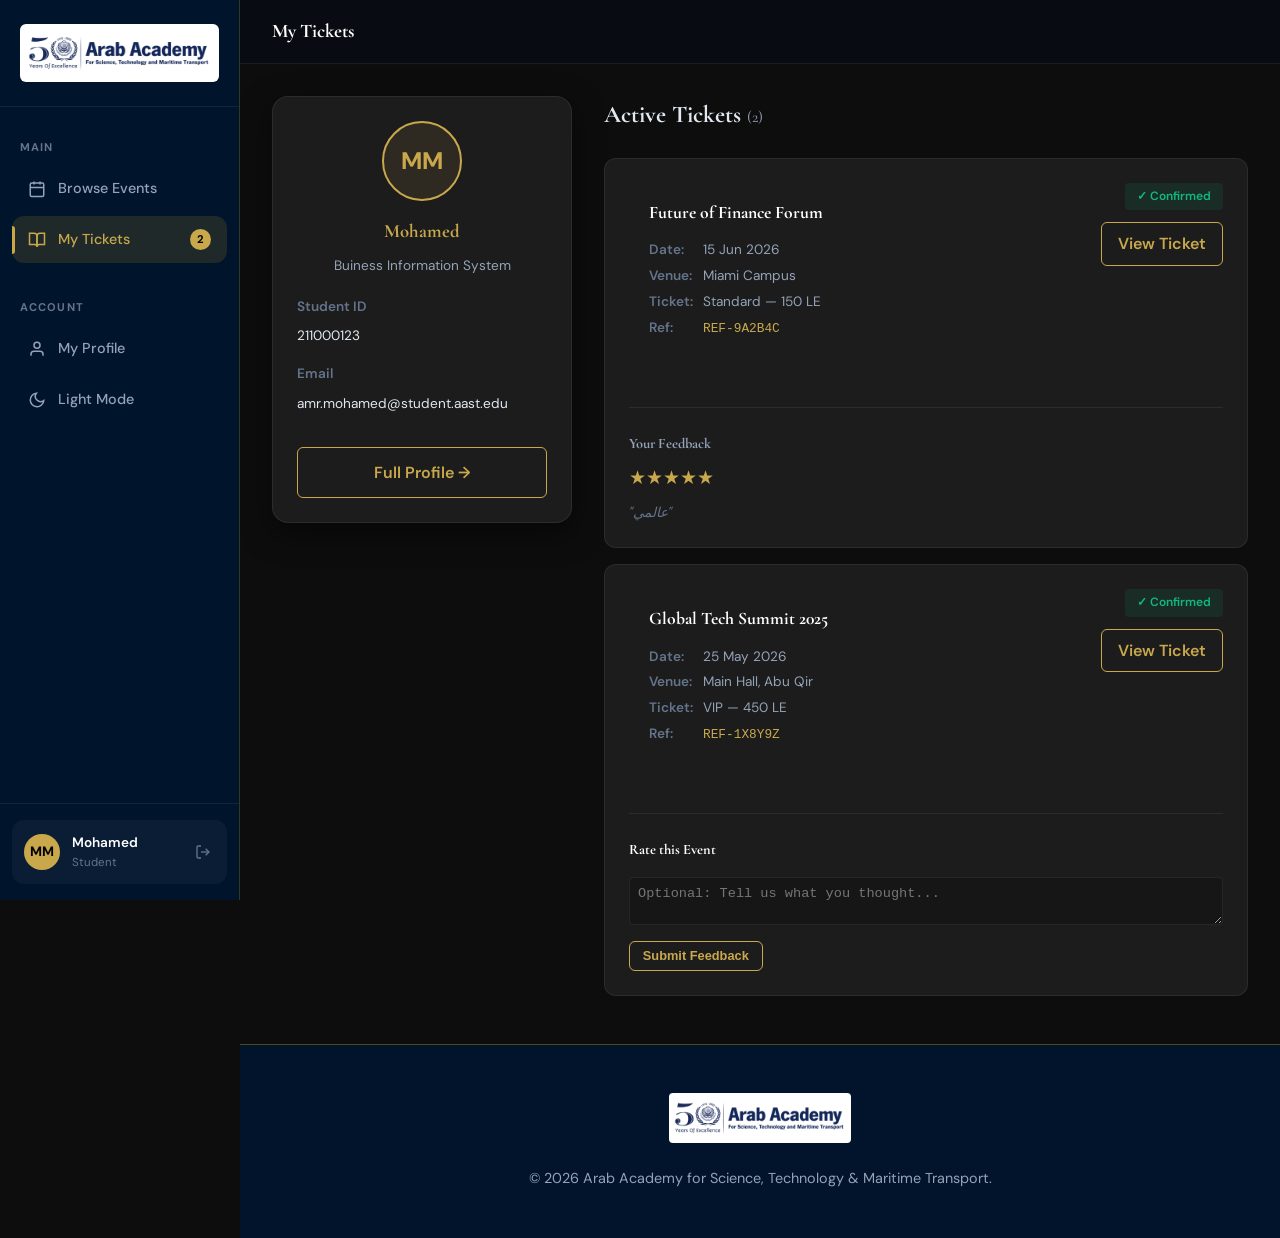
<file: dashboard.html>
<!DOCTYPE html>
<html lang="en">
<head>
    <meta charset="UTF-8">
    <meta name="viewport" content="width=device-width, initial-scale=1.0">
    <title>My Tickets | AASTMT Events</title>
    <link href="https://fonts.googleapis.com/css2?family=Inter:wght@400;500;600;700&display=swap" rel="stylesheet">
    <link rel="stylesheet" href="assets/style.css">
</head>
<body class="with-sidebar">

    <!-- SIDEBAR -->
    <button class="hamburger" id="hamburger-btn" onclick="toggleSidebar()" aria-label="Open menu">
        <span></span><span></span><span></span>
    </button>

    <aside class="sidebar" id="sidebar">
        <div class="sidebar-logo">
            <img src="assets/images/logo.png" alt="AASTMT Logo">
        </div>

        <nav class="sidebar-nav">
            <p class="nav-section-label">Main</p>
            <a href="index.html" class="nav-item">
                <svg viewBox="0 0 24 24" fill="none" stroke="currentColor" stroke-width="2"><rect x="3" y="4" width="18" height="18" rx="2"/><line x1="16" y1="2" x2="16" y2="6"/><line x1="8" y1="2" x2="8" y2="6"/><line x1="3" y1="10" x2="21" y2="10"/></svg>
                Browse Events
            </a>
            <a href="dashboard.html" class="nav-item active">
                <svg viewBox="0 0 24 24" fill="none" stroke="currentColor" stroke-width="2"><path d="M2 3h6a4 4 0 0 1 4 4v14a3 3 0 0 0-3-3H2z"/><path d="M22 3h-6a4 4 0 0 0-4 4v14a3 3 0 0 1 3-3h7z"/></svg>
                My Tickets
                <span class="nav-badge">2</span>
            </a>

            <p class="nav-section-label" style="margin-top:1.5rem;">Account</p>
            <a href="profile.html" class="nav-item">
                <svg viewBox="0 0 24 24" fill="none" stroke="currentColor" stroke-width="2"><path d="M20 21v-2a4 4 0 0 0-4-4H8a4 4 0 0 0-4 4v2"/><circle cx="12" cy="7" r="4"/></svg>
                My Profile
            </a>
            <a href="#" class="nav-item" onclick="toggleTheme(); return false;">
                <svg viewBox="0 0 24 24" fill="none" stroke="currentColor" stroke-width="2"><path d="M21 12.79A9 9 0 1 1 11.21 3 7 7 0 0 0 21 12.79z"></path></svg>
                <span id="theme-text">Light Mode</span>
            </a>
        </nav>

        <div class="sidebar-footer">
            <div class="user-pill">
                <div class="user-avatar" style="overflow: hidden;">MM</div>
                <div class="user-info">
                    <span class="user-name">Mohamed</span>
                    <span class="user-role">Student</span>
                </div>
                <a href="#" class="logout-btn" title="Sign out" onclick="alert('Static demo')">
                    <svg viewBox="0 0 24 24" fill="none" stroke="currentColor" stroke-width="2"><path d="M9 21H5a2 2 0 0 1-2-2V5a2 2 0 0 1 2-2h4"/><polyline points="16 17 21 12 16 7"/><line x1="21" y1="12" x2="9" y2="12"/></svg>
                </a>
            </div>
        </div>
    </aside>
    <div class="sidebar-overlay" id="sidebar-overlay" onclick="toggleSidebar()"></div>

    <!-- MAIN CONTENT -->
    <div class="main-content">
        <div class="topbar">
            <h2 class="topbar-title">My Tickets</h2>
        </div>

        <div class="container">
            <div style="display: grid; grid-template-columns: 300px 1fr; gap: 2rem; align-items: start;">
                <!-- Student Profile -->
                <div class="auth-card" style="padding: 1.5rem;">
                    <div class="profile-avatar-small" style="overflow: hidden; width:80px; height:80px; border-radius:50%; margin:0 auto; background:rgba(201,168,76,0.1); border:2px solid var(--aastmt-gold); display:flex; align-items:center; justify-content:center; font-size:1.5rem; font-weight:bold; color:var(--aastmt-gold);">
                        MM
                    </div>
                    <h3 style="color: var(--aastmt-gold); margin: 1rem 0 0.5rem; text-align:center;">Mohamed</h3>
                    <p style="text-align:center; color:var(--text-secondary); font-size:0.85rem; margin-bottom:1.2rem;">Buiness Information System</p>

                    <div class="event-meta" style="grid-template-columns: 1fr; gap: 0.5rem;">
                        <span class="meta-label">Student ID</span>
                        <span style="color: var(--text-primary); margin-bottom: 0.5rem;">211000123</span>
                        <span class="meta-label">Email</span>
                        <span style="color: var(--text-primary); margin-bottom: 0.5rem;">amr.mohamed@student.aast.edu</span>
                    </div>
                    <a href="profile.html" class="btn btn-outline" style="width:100%; text-align:center; margin-top:1rem; display:block;">Full Profile →</a>
                </div>

                <!-- Tickets List -->
                <div>
                    <h2 style="margin-bottom: 1.5rem;">Active Tickets <span id="tickets-count" style="font-size:1rem; color:var(--text-secondary); font-weight:400;">(2)</span></h2>
<div id="tickets-wrapper"></div>

                    <div class="ticket-card" style="background:var(--bg-card); border:1px solid var(--border-color); border-radius:12px; padding:1.5rem; margin-bottom:1rem;">
                        <div style="display: flex; justify-content: space-between; align-items: flex-start; width: 100%;">
                            <div class="ticket-info" style="flex: 1;">
                                <h3 style="font-size:1.1rem; margin-bottom:0.75rem; color:#fff;">Future of Finance Forum</h3>
                                <p style="font-size:0.85rem; color:var(--text-secondary); margin-bottom:0.25rem;"><span class="meta-label" style="display:inline-block; width:50px;">Date:</span> 15 Jun 2026</p>
                                <p style="font-size:0.85rem; color:var(--text-secondary); margin-bottom:0.25rem;"><span class="meta-label" style="display:inline-block; width:50px;">Venue:</span> Miami Campus</p>
                                <p style="font-size:0.85rem; color:var(--text-secondary); margin-bottom:0.25rem;"><span class="meta-label" style="display:inline-block; width:50px;">Ticket:</span> Standard — 150 LE</p>
                                <p style="font-size:0.85rem; color:var(--text-secondary);"><span class="meta-label" style="display:inline-block; width:50px;">Ref:</span> <code style="font-size:0.8rem; color:var(--aastmt-gold);">REF-9A2B4C</code></p>
                            </div>
                            <div style="text-align: right; display:flex; flex-direction:column; align-items:flex-end; gap:0.75rem;">
                                <span class="badge badge-success" style="background:rgba(16,185,129,0.1); color:#10b981; padding:0.25rem 0.75rem; border-radius:4px; font-size:0.75rem; font-weight:600;">✓ Confirmed</span>
                                <a href="#" class="btn btn-outline" style="padding: 0.5rem 1rem;" onclick="alert('Static demo: Ticket rendering disabled')">View Ticket</a>
                            </div>
                        </div>
                        
                        <div class="feedback-section" style="padding-top: 1.5rem; border-top: 1px solid var(--border-color); margin-top:1.5rem;">
                            <div class="feedback-display">
                                <h4 style="font-size: 0.9rem; color: var(--text-secondary); margin-bottom: 0.5rem;">Your Feedback</h4>
                                <div class="star-rating-display" style="color: var(--aastmt-gold); font-size: 1.2rem; margin-bottom: 0.5rem;">
                                    ★★★★★
                                </div>
                                <p style="font-size: 0.85rem; color: var(--text-muted); font-style: italic;">"عالمي"</p>
                            </div>
                        </div>
                    </div>

                    <div class="ticket-card" style="background:var(--bg-card); border:1px solid var(--border-color); border-radius:12px; padding:1.5rem; margin-bottom:1rem;">
                        <div style="display: flex; justify-content: space-between; align-items: flex-start; width: 100%;">
                            <div class="ticket-info" style="flex: 1;">
                                <h3 style="font-size:1.1rem; margin-bottom:0.75rem; color:#fff;">Global Tech Summit 2025</h3>
                                <p style="font-size:0.85rem; color:var(--text-secondary); margin-bottom:0.25rem;"><span class="meta-label" style="display:inline-block; width:50px;">Date:</span> 25 May 2026</p>
                                <p style="font-size:0.85rem; color:var(--text-secondary); margin-bottom:0.25rem;"><span class="meta-label" style="display:inline-block; width:50px;">Venue:</span> Main Hall, Abu Qir</p>
                                <p style="font-size:0.85rem; color:var(--text-secondary); margin-bottom:0.25rem;"><span class="meta-label" style="display:inline-block; width:50px;">Ticket:</span> VIP — 450 LE</p>
                                <p style="font-size:0.85rem; color:var(--text-secondary);"><span class="meta-label" style="display:inline-block; width:50px;">Ref:</span> <code style="font-size:0.8rem; color:var(--aastmt-gold);">REF-1X8Y9Z</code></p>
                            </div>
                            <div style="text-align: right; display:flex; flex-direction:column; align-items:flex-end; gap:0.75rem;">
                                <span class="badge badge-success" style="background:rgba(16,185,129,0.1); color:#10b981; padding:0.25rem 0.75rem; border-radius:4px; font-size:0.75rem; font-weight:600;">✓ Confirmed</span>
                                <a href="#" class="btn btn-outline" style="padding: 0.5rem 1rem;" onclick="alert('Static demo: Ticket rendering disabled')">View Ticket</a>
                            </div>
                        </div>
                        
                        <div class="feedback-section" style="padding-top: 1.5rem; border-top: 1px solid var(--border-color); margin-top:1.5rem;">
                            <form class="feedback-form" onsubmit="event.preventDefault(); alert('Static demo: Database updates disabled');">
                                <h4 style="font-size: 0.9rem; margin-bottom: 0.5rem; color:#fff;">Rate this Event</h4>
                                <textarea class="form-input" placeholder="Optional: Tell us what you thought..." rows="2" style="width: 100%; margin-top: 0.5rem; font-size: 0.85rem; padding:0.5rem; background:rgba(0,0,0,0.2); border:1px solid var(--border-color); color:#fff; border-radius:4px;"></textarea>
                                <button type="submit" class="btn btn-outline" style="margin-top: 0.5rem; padding: 0.4rem 0.8rem; font-size: 0.8rem;">Submit Feedback</button>
                            </form>
                        </div>
                    </div>

                </div>
            </div>
        </div>

        <footer class="footer">
            <div class="footer-content">
                <img src="assets/images/logo.png" alt="AASTMT Logo" class="footer-logo">
                <p>&copy; 2026 Arab Academy for Science, Technology & Maritime Transport.</p>
            </div>
        </footer>
    </div>

    <script src="assets/app.js"></script>

    <script>
        document.addEventListener("DOMContentLoaded", () => {
            let tickets = JSON.parse(localStorage.getItem("demoTickets")) || [];
            if(tickets.length > 0) {
                let container = document.getElementById("tickets-wrapper");
                if(container) {
                    tickets.forEach(t => {
                        let html = `<div class="ticket-card" style="background:var(--bg-card); border:1px solid var(--border-color); border-radius:12px; padding:1.5rem; margin-bottom:1rem; position:relative; overflow:hidden;">
                            <div style="position:absolute; top:0; left:0; width:4px; height:100%; background:var(--aastmt-gold);"></div>
                            <div style="display: flex; justify-content: space-between; align-items: flex-start; width: 100%;">
                                <div class="ticket-info" style="flex: 1;">
                                    <h3 style="font-size:1.1rem; margin-bottom:0.75rem; color:#fff;">${t.title}</h3>
                                    <p style="font-size:0.85rem; color:var(--text-secondary); margin-bottom:0.25rem;"><span class="meta-label" style="display:inline-block; width:50px;">Date:</span> ${t.date}</p>
                                    <p style="font-size:0.85rem; color:var(--text-secondary); margin-bottom:0.25rem;"><span class="meta-label" style="display:inline-block; width:50px;">Venue:</span> ${t.venue}</p>
                                    <p style="font-size:0.85rem; color:var(--text-secondary); margin-bottom:0.25rem;"><span class="meta-label" style="display:inline-block; width:50px;">Ticket:</span> ${t.ticket}</p>
                                    <p style="font-size:0.85rem; color:var(--text-secondary);"><span class="meta-label" style="display:inline-block; width:50px;">Ref:</span> <code style="font-size:0.8rem; color:var(--aastmt-gold);">${t.ref}</code></p>
                                </div>
                                <div style="text-align: right; display:flex; flex-direction:column; align-items:flex-end; gap:0.75rem;">
                                    <span class="badge badge-success" style="background:rgba(16,185,129,0.1); color:#10b981; padding:0.25rem 0.75rem; border-radius:4px; font-size:0.75rem; font-weight:600;">✓ Confirmed</span>
                                    <a href="#" class="btn btn-outline" style="padding: 0.5rem 1rem;" onclick="alert('Static demo: Ticket rendering disabled')">View Ticket</a>
                                </div>
                            </div>
                        </div>`;
                        container.insertAdjacentHTML("afterbegin", html);
                    });
                }
                
                let countLabel = document.getElementById("tickets-count");
                if(countLabel) {
                    countLabel.innerText = "(" + (2 + tickets.length) + ")";
                }
            }
        });
    </script>

</body>
</html>
</file>
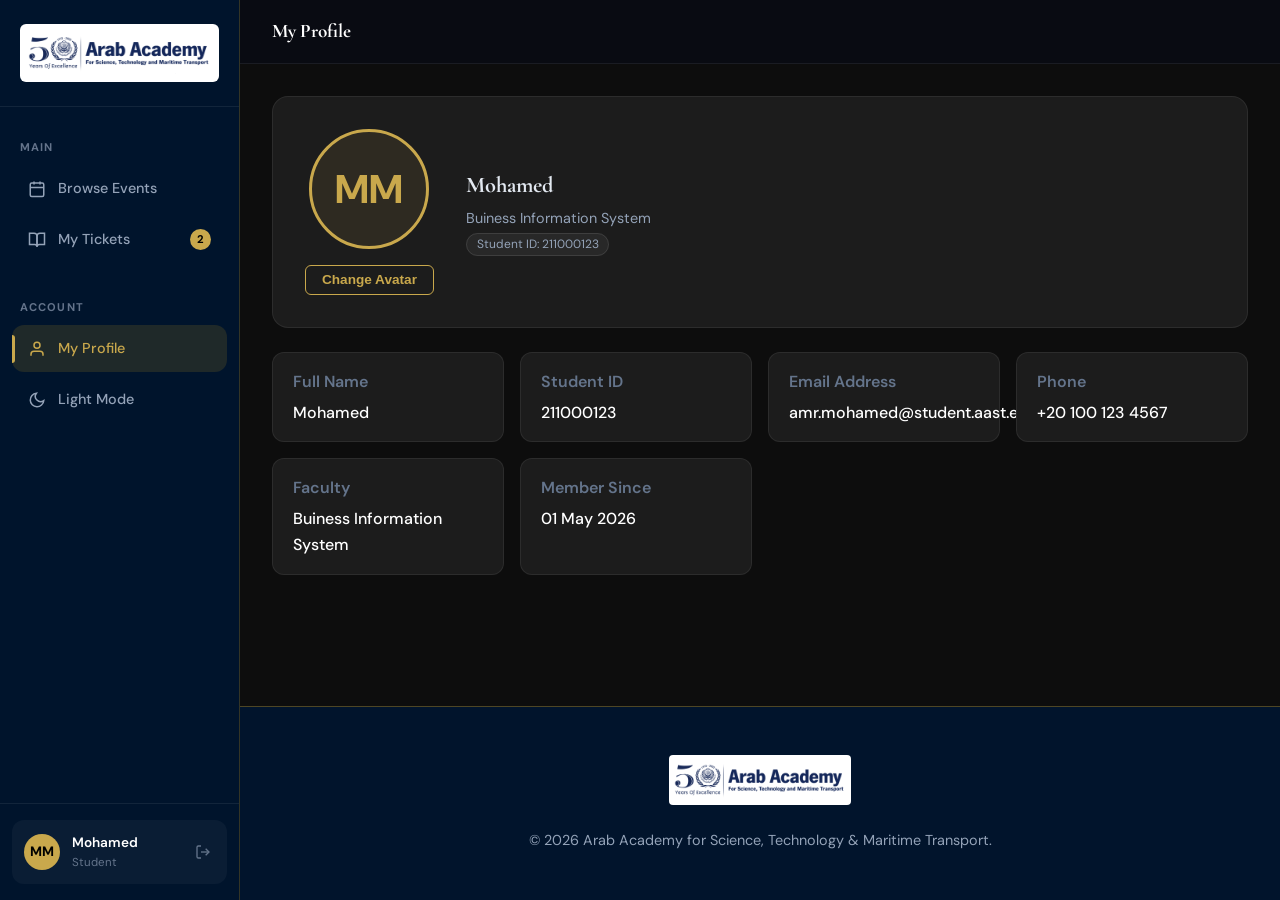
<file: profile.html>
<!DOCTYPE html>
<html lang="en">
<head>
    <meta charset="UTF-8">
    <meta name="viewport" content="width=device-width, initial-scale=1.0">
    <title>My Profile | AASTMT Events</title>
    <link href="https://fonts.googleapis.com/css2?family=Inter:wght@400;500;600;700&display=swap" rel="stylesheet">
    <link rel="stylesheet" href="assets/style.css">
    <style>
        #avatarOverlay { display: none; position: fixed; inset: 0; background: rgba(0,0,0,0.85); z-index: 9999; align-items: center; justify-content: center; }
        #avatarOverlay.open { display: flex; }
        .avatar-editor-box { background: #1a1a1a; border: 1px solid var(--border-color); border-radius: 16px; padding: 2rem; width: 380px; max-width: 95vw; text-align: center; }
        .avatar-editor-box h3 { font-family: var(--font-heading); color: var(--aastmt-gold); font-size: 1.4rem; margin-bottom: 1.5rem; }
        #canvasPreview { width: 220px; height: 220px; border-radius: 50%; border: 3px solid var(--aastmt-gold); margin: 0 auto 1.25rem; display: block; object-fit: cover; background: #2a2a2a; }
        .zoom-label { font-size: 0.8rem; color: var(--text-secondary); margin-bottom: 0.4rem; display: block; }
        #zoomSlider { -webkit-appearance: none; appearance: none; width: 100%; height: 4px; border-radius: 4px; background: #444; outline: none; margin-bottom: 1.25rem; cursor: pointer; }
        #zoomSlider::-webkit-slider-thumb { -webkit-appearance: none; appearance: none; width: 18px; height: 18px; border-radius: 50%; background: var(--aastmt-gold); cursor: pointer; border: 2px solid #1a1a1a; box-shadow: 0 0 6px rgba(201,168,76,0.5); }
        .editor-btns { display: flex; gap: 0.75rem; justify-content: center; }
        .editor-btns button { min-width: 110px; }
    </style>
</head>
<body class="with-sidebar">

    <button class="hamburger" id="hamburger-btn" onclick="toggleSidebar()" aria-label="Open menu">
        <span></span><span></span><span></span>
    </button>

    <aside class="sidebar" id="sidebar">
        <div class="sidebar-logo">
            <img src="assets/images/logo.png" alt="AASTMT Logo">
        </div>
        <nav class="sidebar-nav">
            <p class="nav-section-label">Main</p>
            <a href="index.html" class="nav-item">
                <svg viewBox="0 0 24 24" fill="none" stroke="currentColor" stroke-width="2"><rect x="3" y="4" width="18" height="18" rx="2"/><line x1="16" y1="2" x2="16" y2="6"/><line x1="8" y1="2" x2="8" y2="6"/><line x1="3" y1="10" x2="21" y2="10"/></svg>
                Browse Events
            </a>
            <a href="dashboard.html" class="nav-item">
                <svg viewBox="0 0 24 24" fill="none" stroke="currentColor" stroke-width="2"><path d="M2 3h6a4 4 0 0 1 4 4v14a3 3 0 0 0-3-3H2z"/><path d="M22 3h-6a4 4 0 0 0-4 4v14a3 3 0 0 1 3-3h7z"/></svg>
                My Tickets
                <span class="nav-badge">2</span>
            </a>

            <p class="nav-section-label" style="margin-top:1.5rem;">Account</p>
            <a href="profile.html" class="nav-item active">
                <svg viewBox="0 0 24 24" fill="none" stroke="currentColor" stroke-width="2"><path d="M20 21v-2a4 4 0 0 0-4-4H8a4 4 0 0 0-4 4v2"/><circle cx="12" cy="7" r="4"/></svg>
                My Profile
            </a>
            <a href="#" class="nav-item" onclick="toggleTheme(); return false;">
                <svg viewBox="0 0 24 24" fill="none" stroke="currentColor" stroke-width="2"><path d="M21 12.79A9 9 0 1 1 11.21 3 7 7 0 0 0 21 12.79z"></path></svg>
                <span id="theme-text">Light Mode</span>
            </a>
        </nav>
        <div class="sidebar-footer">
            <div class="user-pill">
                <div class="user-avatar" style="overflow: hidden;">MM</div>
                <div class="user-info">
                    <span class="user-name">Mohamed</span>
                    <span class="user-role">Student</span>
                </div>
                <a href="#" class="logout-btn" title="Sign out" onclick="alert('Static demo')">
                    <svg viewBox="0 0 24 24" fill="none" stroke="currentColor" stroke-width="2"><path d="M9 21H5a2 2 0 0 1-2-2V5a2 2 0 0 1 2-2h4"/><polyline points="16 17 21 12 16 7"/><line x1="21" y1="12" x2="9" y2="12"/></svg>
                </a>
            </div>
        </div>
    </aside>
    <div class="sidebar-overlay" id="sidebar-overlay" onclick="toggleSidebar()"></div>

    <div class="main-content">
        <div class="topbar">
            <h2 class="topbar-title">My Profile</h2>
        </div>

        <div class="container">
            <div class="profile-hero">
                <div style="display:flex; flex-direction:column; align-items:center; gap:1rem;">
                    <div class="profile-avatar-large" style="overflow:hidden; cursor:pointer; width:120px; height:120px; border-radius:50%; background:rgba(201,168,76,0.1); border:3px solid var(--aastmt-gold); display:flex; align-items:center; justify-content:center; font-size:2.5rem; font-weight:bold; color:var(--aastmt-gold);" id="openEditorBtn" title="Change Avatar">
                        MM
                    </div>
                    <button class="btn btn-outline" id="openEditorBtn2" style="padding:0.4rem 1rem; font-size:0.85rem;">
                        Change Avatar
                    </button>
                </div>

                <div class="profile-hero-info">
                    <h2>Mohamed</h2>
                    <p>Buiness Information System</p>
                    <span class="tag-pill" style="margin-top:0.5rem;">Student ID: 211000123</span>
                </div>
            </div>

            <div class="profile-grid">
                <div class="profile-field">
                    <span class="meta-label">Full Name</span>
                    <span>Mohamed</span>
                </div>
                <div class="profile-field">
                    <span class="meta-label">Student ID</span>
                    <span>211000123</span>
                </div>
                <div class="profile-field">
                    <span class="meta-label">Email Address</span>
                    <span>amr.mohamed@student.aast.edu</span>
                </div>
                <div class="profile-field">
                    <span class="meta-label">Phone</span>
                    <span>+20 100 123 4567</span>
                </div>
                <div class="profile-field">
                    <span class="meta-label">Faculty</span>
                    <span>Buiness Information System</span>
                </div>
                <div class="profile-field">
                    <span class="meta-label">Member Since</span>
                    <span>01 May 2026</span>
                </div>
            </div>
        </div>

        <footer class="footer">
            <div class="footer-content">
                <img src="assets/images/logo.png" alt="AASTMT Logo" class="footer-logo">
                <p>&copy; 2026 Arab Academy for Science, Technology & Maritime Transport.</p>
            </div>
        </footer>
    </div>

    <!-- Avatar Editor Overlay -->
    <div id="avatarOverlay">
        <div class="avatar-editor-box">
            <h3>Adjust Avatar</h3>
            <canvas id="canvasPreview" width="220" height="220"></canvas>
            <span class="zoom-label">Zoom</span>
            <input type="range" id="zoomSlider" min="0.1" max="5" step="0.01" value="1">
            <div class="editor-btns">
                <button class="btn btn-outline" id="cancelAvatarBtn">Cancel</button>
                <button class="btn btn-primary" onclick="alert('Static demo: Upload logic disabled')">Save Avatar</button>
            </div>
        </div>
    </div>

    <input type="file" id="pickerInput" accept="image/jpeg,image/png,image/gif" style="display:none;">

    <script src="assets/app.js"></script>
    <script>
    (() => {
        const overlay    = document.getElementById('avatarOverlay');
        const canvas     = document.getElementById('canvasPreview');
        const ctx        = canvas.getContext('2d');
        const slider     = document.getElementById('zoomSlider');
        const picker     = document.getElementById('pickerInput');
        const cancelBtn  = document.getElementById('cancelAvatarBtn');

        document.getElementById('openEditorBtn').addEventListener('click',  () => picker.click());
        document.getElementById('openEditorBtn2').addEventListener('click', () => picker.click());

        let img = new Image();
        let zoom = 1, offsetX = 0, offsetY = 0;
        let dragging = false, lastX, lastY;

        picker.addEventListener('change', e => {
            const file = e.target.files[0];
            if (!file) return;
            const reader = new FileReader();
            reader.onload = ev => {
                img = new Image();
                img.onload = () => {
                    zoom = 1; slider.value = 1; offsetX = 0; offsetY = 0;
                    overlay.classList.add('open');
                    redraw();
                };
                img.src = ev.target.result;
            };
            reader.readAsDataURL(file);
        });

        function redraw() {
            const size = canvas.width;
            ctx.clearRect(0, 0, size, size);
            const dw = img.width * zoom, dh = img.height * zoom;
            const dx = (size - dw) / 2 + offsetX, dy = (size - dh) / 2 + offsetY;
            ctx.drawImage(img, dx, dy, dw, dh);
            ctx.globalCompositeOperation = 'destination-in';
            ctx.beginPath();
            ctx.arc(size/2, size/2, size/2, 0, Math.PI * 2);
            ctx.fill();
            ctx.globalCompositeOperation = 'source-over';
        }

        slider.addEventListener('input', () => { zoom = parseFloat(slider.value); redraw(); });
        canvas.addEventListener('mousedown', e => { dragging=true; lastX=e.clientX; lastY=e.clientY; });
        window.addEventListener('mousemove', e => {
            if (!dragging) return;
            offsetX += e.clientX - lastX; offsetY += e.clientY - lastY;
            lastX = e.clientX; lastY = e.clientY; redraw();
        });
        window.addEventListener('mouseup', () => dragging = false);
        cancelBtn.addEventListener('click', () => { overlay.classList.remove('open'); picker.value = ''; });
    })();
    </script>
</body>
</html>
</file>
<file: assets/style.css>
@import url('https://fonts.googleapis.com/css2?family=Cormorant+Garamond:ital,wght@0,400;0,600;0,700;1,400;1,600&family=DM+Sans:ital,opsz,wght@0,9..40,400;0,9..40,500;0,9..40,600;1,9..40,400&family=DM+Mono:ital,wght@0,400;0,500;1,400&display=swap');

/* AASTMT Event Registration - Luxury Academic Theme */

:root {
    /* Fonts (D3) */
    --font-heading: 'Cormorant Garamond', serif;
    --font-body: 'DM Sans', sans-serif;
    --font-mono: 'DM Mono', monospace;

    /* AASTMT Colors */
    --aastmt-navy: #002147;
    --aastmt-gold: #c9a84c; /* Luxury Gold */
    --aastmt-light-gold: #e8c96e;
    
    /* Dark Theme Default (D1) */
    --bg-body: #0d0d0d;
    --bg-surface: #141414;
    --bg-card: #1c1c1c;
    --border-color: rgba(255, 255, 255, 0.07);
    --text-primary: #e2e8f0;
    --text-secondary: #94a3b8;
    --text-muted: #64748b;
    
    /* Accents */
    --accent-success: #22c55e;
    --accent-warning: #f59e0b;
    --accent-error: #ef4444;

    --radius-sm: 6px;
    --radius-md: 12px;
    --radius-lg: 16px;
    --transition: all 0.3s ease;
}

:root[data-theme="light"] {
    --bg-body: #f7f5f0;
    --bg-surface: #ffffff;
    --bg-card: #ffffff;
    --border-color: rgba(0, 0, 0, 0.08);
    --text-primary: #1e293b;
    --text-secondary: #475569;
    --text-muted: #94a3b8;
    --aastmt-gold: #b38e36; /* Darker gold for light mode legibility */
}

* { margin: 0; padding: 0; box-sizing: border-box; }

body {
    font-family: var(--font-body);
    background: var(--bg-body);
    color: var(--text-primary);
    line-height: 1.6;
    min-height: 100vh;
    display: flex;
    flex-direction: column;
    transition: background-color 0.3s ease, color 0.3s ease;
}

h1, h2, h3, h4, h5, h6 { font-family: var(--font-heading); }
.mono-text { font-family: var(--font-mono); }

a {
    color: var(--aastmt-gold);
    text-decoration: none;
    transition: var(--transition);
}

a:hover {
    color: var(--aastmt-light-gold);
}

/* Navbar */
.navbar {
    background-color: var(--aastmt-navy);
    padding: 1rem 2rem;
    display: flex;
    justify-content: space-between;
    align-items: center;
    border-bottom: 2px solid var(--aastmt-gold);
}

.nav-brand {
    font-size: 1.5rem;
    font-weight: 700;
    color: #fff;
    display: flex;
    align-items: center;
    gap: 10px;
}

.nav-links {
    display: flex;
    gap: 1.5rem;
    align-items: center;
}

.nav-links a {
    color: #fff;
    font-weight: 500;
}

.nav-links a:hover {
    color: var(--aastmt-gold);
}

/* Layout */
.container {
    width: 100%;
    max-width: 1200px;
    margin: 0 auto;
    padding: 2rem;
    flex: 1; /* Expands to fill available space, pushing footer down */
}

.page-header {
    margin-bottom: 2rem;
}

.page-header h1 {
    font-size: 2.5rem;
    margin-bottom: 0.5rem;
}

.page-header p {
    color: var(--text-secondary);
    font-size: 1.1rem;
}

/* Buttons */
.btn {
    display: inline-block;
    padding: 0.75rem 1.5rem;
    border-radius: var(--radius-sm);
    font-weight: 600;
    cursor: pointer;
    border: none;
    transition: var(--transition);
    text-align: center;
}

.btn-primary {
    background-color: var(--aastmt-gold);
    color: var(--aastmt-navy);
}

.btn-primary:hover {
    background-color: var(--aastmt-light-gold);
    color: var(--aastmt-navy);
}

.btn-outline {
    background-color: transparent;
    border: 1px solid var(--aastmt-gold);
    color: var(--aastmt-gold);
}

.btn-outline:hover {
    background-color: var(--aastmt-gold);
    color: var(--aastmt-navy);
}

.btn-block {
    display: block;
    width: 100%;
}

/* Forms & Auth */
.auth-page {
    display: flex;
    justify-content: center;
    align-items: center;
    min-height: 100vh;
    background: linear-gradient(rgba(0, 33, 71, 0.8), rgba(18, 18, 18, 0.9)), url('images/background.jpg');
    background-size: cover;
    background-position: center;
}

.auth-card {
    background-color: var(--bg-card);
    padding: 2.5rem;
    border-radius: var(--radius-lg);
    width: 100%;
    max-width: 450px;
    border: 1px solid var(--border-color);
    box-shadow: 0 10px 30px rgba(0,0,0,0.5);
}

.brand-header {
    text-align: center;
    margin-bottom: 2rem;
}

.brand-header h2 {
    color: var(--aastmt-gold);
    margin-bottom: 0.5rem;
}

.form-group {
    margin-bottom: 1.5rem;
}

.form-group label {
    display: block;
    margin-bottom: 0.5rem;
    font-weight: 500;
    color: var(--text-secondary);
}

.form-group input, .form-group select {
    width: 100%;
    padding: 0.75rem 1rem;
    background-color: var(--bg-main);
    border: 1px solid var(--border-color);
    border-radius: var(--radius-sm);
    color: var(--text-primary);
    font-family: inherit;
    transition: var(--transition);
}

.form-group input:focus, .form-group select:focus {
    outline: none;
    border-color: var(--aastmt-gold);
    box-shadow: 0 0 0 2px rgba(253, 185, 19, 0.2);
}

.auth-links {
    margin-top: 1.5rem;
    text-align: center;
    font-size: 0.9rem;
    color: var(--text-secondary);
}

/* Event Cards */
.event-grid {
    display: grid;
    grid-template-columns: repeat(auto-fill, minmax(350px, 1fr));
    gap: 2rem;
}

.event-card {
    background-color: var(--bg-card);
    border-radius: var(--radius-md);
    overflow: hidden;
    border: 1px solid var(--border-color);
    transition: var(--transition);
    display: flex;
    flex-direction: column;
}

/* D4: Card Hover Micro-interactions */
.event-card:hover {
    transform: translateY(-6px);
    box-shadow: 0 12px 30px rgba(0, 0, 0, 0.4), 0 0 0 1px rgba(201, 168, 76, 0.3);
    border-color: rgba(201, 168, 76, 0.3);
}

/* DISCOVERY HERO */
.discovery-hero {
    padding: 3.5rem 3rem 2.5rem 3rem;
    margin-bottom: 0;
    background: linear-gradient(to bottom, rgba(13, 13, 13, 0.5), rgba(13, 13, 13, 0.95)), url('images/background.jpg') center/cover;
    border-radius: var(--radius-lg) var(--radius-lg) 0 0;
    border: 1px solid var(--border-color);
    border-bottom: none;
    position: relative;
}
.hero-academy-title {
    font-size: 0.8rem;
    font-weight: 600;
    letter-spacing: 0.15em;
    color: var(--aastmt-gold);
    text-transform: uppercase;
    margin-bottom: 1.5rem;
}
.hero-main-title {
    font-size: 4.5rem;
    line-height: 1.1;
    margin-bottom: 2rem;
    color: #ffffff !important;
    font-weight: 400;
}
.hero-main-title i {
    font-style: italic;
}
.hero-meta-row {
    display: flex;
    justify-content: space-between;
    align-items: flex-end;
    margin-bottom: 2.5rem;
}
.hero-subtitle {
    color: rgba(255, 255, 255, 0.8) !important;
    font-size: 1.1rem;
    line-height: 1.6;
    font-family: var(--font-body);
}
.hero-count {
    color: rgba(255, 255, 255, 0.5) !important;
    font-size: 0.85rem;
    letter-spacing: 0.05em;
}
.hero-divider {
    border: none;
    border-top: 1px solid var(--border-color);
    margin-bottom: 2.5rem;
}

@media (max-width: 768px) {
    .hero-main-title { font-size: 3rem; }
    .hero-meta-row { flex-direction: column; align-items: flex-start; gap: 1rem; }
}

.event-image {
    width: 100%;
    aspect-ratio: 16 / 9;
    background-color: #2a2a2a;
    object-fit: contain; /* Keeps the entire banner text visible */
    border-bottom: 1px solid var(--border-color);
}

.event-content {
    padding: 1.5rem;
    flex-grow: 1;
    display: flex;
    flex-direction: column;
}

.event-category {
    display: inline-block;
    padding: 0.25rem 0.75rem;
    background-color: rgba(253, 185, 19, 0.1);
    color: var(--aastmt-gold);
    border-radius: 20px;
    font-size: 0.8rem;
    font-weight: 600;
    margin-bottom: 1rem;
}

.event-title {
    font-size: 1.3rem;
    margin-bottom: 0.5rem;
}

.event-desc {
    color: var(--text-secondary);
    font-size: 0.9rem;
    margin-bottom: 1.5rem;
    flex-grow: 1;
}

.event-meta {
    display: grid;
    grid-template-columns: auto 1fr;
    gap: 0.5rem 1rem;
    font-size: 0.85rem;
    margin-bottom: 1.5rem;
    color: var(--text-secondary);
}

.meta-label {
    font-weight: 600;
    color: var(--text-muted);
}

.text-remaining {
    color: #4da6ff; /* Bright blue for visibility */
    font-weight: 500;
}

.tags-container {
    display: flex;
    flex-wrap: wrap;
    gap: 0.5rem;
    align-items: center;
}

.tag-pill {
    background-color: rgba(255, 255, 255, 0.05);
    border: 1px solid rgba(255, 255, 255, 0.1);
    color: var(--text-secondary);
    padding: 0.15rem 0.6rem;
    border-radius: 12px;
    font-size: 0.75rem;
    white-space: nowrap;
}

.event-footer {
    display: flex;
    justify-content: space-between;
    align-items: center;
    padding-top: 1rem;
    border-top: 1px solid var(--border-color);
    margin-top: auto;
}

/* Dashboard Tickets */
.ticket-card {
    background-color: var(--bg-card);
    border-radius: var(--radius-md);
    padding: 1.5rem;
    margin-bottom: 1.5rem;
    border: 1px solid var(--border-color);
    border-left: 4px solid var(--aastmt-gold);
    display: flex;
    flex-direction: column;
    align-items: stretch;
    gap: 1.5rem;
}

.ticket-info h3 {
    margin-bottom: 0.5rem;
}

.ticket-info p {
    color: var(--text-secondary);
    font-size: 0.9rem;
    margin-bottom: 0.25rem;
}

.badge {
    padding: 0.25rem 0.5rem;
    border-radius: 4px;
    font-size: 0.8rem;
    font-weight: 600;
}

.badge-success {
    background-color: rgba(76, 175, 80, 0.1);
    color: var(--accent-success);
}

/* Alerts */
.alert {
    padding: 1rem;
    border-radius: var(--radius-sm);
    margin-bottom: 1.5rem;
    font-size: 0.9rem;
}

.alert-error {
    background-color: rgba(244, 67, 54, 0.1);
    color: var(--accent-error);
    border: 1px solid rgba(244, 67, 54, 0.3);
}

.alert-success {
    background-color: rgba(76, 175, 80, 0.1);
    color: var(--accent-success);
    border: 1px solid rgba(76, 175, 80, 0.3);
}

/* Registration Flow specific */
.reg-step {
    background-color: var(--bg-card);
    border-radius: var(--radius-md);
    border: 1px solid var(--border-color);
    margin-bottom: 2rem;
    overflow: hidden;
}

.step-header {
    background-color: rgba(0, 33, 71, 0.5); /* Navy with opacity */
    padding: 1rem 1.5rem;
    border-bottom: 1px solid var(--border-color);
    display: flex;
    align-items: center;
    gap: 1rem;
}

.step-num {
    width: 30px;
    height: 30px;
    background-color: var(--aastmt-gold);
    color: var(--aastmt-navy);
    border-radius: 50%;
    display: flex;
    align-items: center;
    justify-content: center;
    font-weight: 700;
}

.step-body {
    padding: 1.5rem;
}

.ticket-option {
    display: flex;
    justify-content: space-between;
    align-items: center;
    padding: 1rem;
    border: 1px solid var(--border-color);
    border-radius: var(--radius-sm);
    margin-bottom: 1rem;
    cursor: pointer;
    transition: var(--transition);
}

.ticket-option:hover {
    border-color: var(--text-secondary);
}

.ticket-option input[type="radio"] {
    margin-right: 1rem;
}

.ticket-option.selected {
    border-color: var(--aastmt-gold);
    background-color: rgba(253, 185, 19, 0.05);
}

/* Barcode */
.barcode {
    font-family: 'Libre Barcode 39', cursive, monospace;
    font-size: 3rem;
    letter-spacing: 2px;
    text-align: center;
    margin: 1rem 0;
    color: var(--text-primary);
}

.ticket-print-area {
    background-color: #fff;
    color: #000;
    padding: 2rem;
    border-radius: var(--radius-md);
    max-width: 600px;
    margin: 0 auto;
}

.ticket-print-area h2 {
    color: var(--aastmt-navy);
}

.ticket-print-area .text-secondary {
    color: #666;
}

/* Footer */
.footer {
    background-color: rgba(0, 21, 46, 0.95);
    color: var(--text-secondary);
    padding: 3rem 0;
    text-align: center;
    border-top: 1px solid rgba(253, 185, 19, 0.3);
    margin-top: auto;
}
.footer-content { display: flex; flex-direction: column; align-items: center; gap: 0.5rem; }
.footer-logo { height: 50px; background: white; padding: 5px; border-radius: 4px; margin-bottom: 1rem; }
.footer p { margin: 0; font-size: 0.9rem; }

/* ============================================================
   A1: SIDEBAR LAYOUT
   ============================================================ */
body.with-sidebar {
    display: flex;
    flex-direction: row;
    min-height: 100vh;
    overflow-x: hidden;
}

.sidebar {
    width: 240px;
    min-width: 240px;
    background: rgba(0, 21, 46, 0.97);
    border-right: 1px solid rgba(253, 185, 19, 0.2);
    display: flex;
    flex-direction: column;
    position: fixed;
    top: 0; left: 0; bottom: 0;
    z-index: 200;
    transition: transform 0.3s ease;
}

.sidebar-logo {
    display: flex;
    justify-content: center;
    padding: 1.5rem 1.25rem;
    border-bottom: 1px solid rgba(255,255,255,0.07);
}
.sidebar-logo img {
    width: 100%;
    height: auto;
    background: white;
    padding: 8px;
    border-radius: 6px;
}

.sidebar-nav {
    flex: 1;
    padding: 1.5rem 0.75rem;
    display: flex;
    flex-direction: column;
    gap: 0.25rem;
    overflow-y: auto;
}

.nav-section-label {
    font-size: 0.7rem;
    font-weight: 700;
    text-transform: uppercase;
    letter-spacing: 0.1em;
    color: var(--text-muted);
    padding: 0.5rem 0.5rem 0.25rem;
}

.nav-item {
    display: flex;
    align-items: center;
    gap: 0.75rem;
    padding: 0.75rem 1rem;
    border-radius: var(--radius-md);
    color: var(--text-secondary);
    font-size: 0.9rem;
    font-weight: 500;
    text-decoration: none;
    transition: var(--transition);
    position: relative;
}
.nav-item svg { width: 18px; height: 18px; flex-shrink: 0; }
.nav-item:hover { background: rgba(255,255,255,0.06); color: #fff; }
.nav-item.active {
    background: rgba(253, 185, 19, 0.12);
    color: var(--aastmt-gold);
}
.nav-item.active::before {
    content: '';
    position: absolute;
    left: 0; top: 20%; bottom: 20%;
    width: 3px;
    background: var(--aastmt-gold);
    border-radius: 0 3px 3px 0;
}

.nav-badge {
    margin-left: auto;
    background: var(--aastmt-gold);
    color: #000;
    font-size: 0.7rem;
    font-weight: 700;
    padding: 0.1rem 0.45rem;
    border-radius: 99px;
}

.sidebar-footer {
    padding: 1rem 0.75rem;
    border-top: 1px solid rgba(255,255,255,0.07);
}
.user-pill {
    display: flex;
    align-items: center;
    gap: 0.75rem;
    padding: 0.75rem;
    background: rgba(255,255,255,0.04);
    border-radius: var(--radius-md);
}
.user-avatar {
    width: 36px; height: 36px;
    border-radius: 50%;
    background: var(--aastmt-gold);
    color: #000;
    font-weight: 700;
    font-size: 0.85rem;
    display: flex; align-items: center; justify-content: center;
    flex-shrink: 0;
}
.user-info { flex: 1; min-width: 0; }
.user-name { display: block; font-size: 0.85rem; font-weight: 600; color: #fff; white-space: nowrap; overflow: hidden; text-overflow: ellipsis; }
.user-role { display: block; font-size: 0.72rem; color: var(--text-muted); }
.logout-btn { color: var(--text-muted); padding: 0.25rem; border-radius: 6px; display: flex; align-items: center; transition: var(--transition); }
.logout-btn svg { width: 16px; height: 16px; }
.logout-btn:hover { color: #f87171; background: rgba(248,113,113,0.1); }

/* Main content shifts right to accommodate sidebar */
.main-content {
    margin-left: 240px;
    flex: 1;
    display: flex;
    flex-direction: column;
    min-height: 100vh;
}

/* Topbar */
.topbar {
    position: sticky;
    top: 0;
    z-index: 100;
    background: rgba(10, 12, 20, 0.85);
    backdrop-filter: blur(12px);
    border-bottom: 1px solid rgba(255,255,255,0.07);
    padding: 1rem 2rem;
    display: flex;
    align-items: center;
    gap: 1.5rem;
}
.topbar-title { font-size: 1.2rem; font-weight: 700; color: #fff; white-space: nowrap; }
.search-bar {
    display: flex;
    align-items: center;
    gap: 0.5rem;
    background: rgba(255,255,255,0.06);
    border: 1px solid var(--border-color);
    border-radius: 99px;
    padding: 0.45rem 1rem;
    flex: 1;
    max-width: 360px;
    margin-left: auto;
    transition: border-color 0.2s;
}
.search-bar:focus-within { border-color: var(--aastmt-gold); }
.search-bar svg { width: 16px; height: 16px; color: var(--text-muted); flex-shrink: 0; }
.search-bar input { background: none; border: none; outline: none; color: #fff; font-size: 0.9rem; width: 100%; font-family: 'Inter', sans-serif; }
.search-bar input::placeholder { color: var(--text-muted); }

/* Hamburger (mobile only) */
.hamburger {
    display: none;
    flex-direction: column;
    gap: 5px;
    background: none;
    border: none;
    cursor: pointer;
    padding: 0.5rem;
    position: fixed;
    top: 1rem; left: 1rem;
    z-index: 300;
}
.hamburger span { display: block; width: 22px; height: 2px; background: #fff; border-radius: 2px; }

.sidebar-overlay {
    display: none;
    position: fixed;
    inset: 0;
    background: rgba(0,0,0,0.5);
    z-index: 150;
}

/* ============================================================
   M3: STAT CARDS
   ============================================================ */
.stat-cards {
    display: grid;
    grid-template-columns: repeat(auto-fit, minmax(180px, 1fr));
    gap: 1rem;
    margin-bottom: 2rem;
}
.stat-card {
    background: var(--bg-card);
    border: 1px solid var(--border-color);
    border-radius: var(--radius-md);
    padding: 1.25rem 1.5rem;
    display: flex;
    align-items: center;
    gap: 1rem;
    position: relative;
    overflow: hidden;
}
.stat-card::after {
    content: '';
    position: absolute;
    top: -10px; right: -10px;
    width: 60px; height: 60px;
    border-radius: 0 0 0 100%;
    background: var(--stat-color, var(--aastmt-gold));
    opacity: 0.08;
}
.stat-icon { font-size: 1.5rem; }
.stat-value { display: block; font-size: 1.8rem; font-weight: 700; color: #fff; line-height: 1; }
.stat-label { display: block; font-size: 0.75rem; color: var(--text-muted); margin-top: 0.25rem; }

/* ============================================================
   M4: RECENT TICKETS WIDGET
   ============================================================ */
.recent-tickets-section { margin-bottom: 2rem; }
.section-title { font-size: 1rem; font-weight: 600; color: var(--text-secondary); margin-bottom: 0.75rem; text-transform: uppercase; letter-spacing: 0.05em; }
.recent-tickets-list { display: flex; flex-direction: column; gap: 0.5rem; }
.recent-ticket-item {
    background: var(--bg-card);
    border: 1px solid var(--border-color);
    border-radius: var(--radius-md);
    display: flex;
    align-items: center;
    gap: 1rem;
    overflow: hidden;
    transition: var(--transition);
}
.recent-ticket-item:hover { border-color: rgba(253,185,19,0.3); }
.recent-ticket-stripe { width: 5px; height: 60px; flex-shrink: 0; }
.recent-ticket-stripe.free { background: #22c55e; }
.recent-ticket-stripe.paid { background: var(--aastmt-gold); }
.recent-ticket-info { flex: 1; padding: 0.75rem 0; }
.recent-ticket-info strong { display: block; font-size: 0.9rem; color: #fff; }
.recent-ticket-info span { font-size: 0.8rem; color: var(--text-muted); }
.recent-ticket-actions { display: flex; align-items: center; gap: 0.75rem; padding-right: 1rem; }

/* ============================================================
   Q5: FILTER CHIPS
   ============================================================ */
.filter-chips {
    display: flex;
    flex-wrap: wrap;
    gap: 0.5rem;
    margin-bottom: 2rem;
    background-color: var(--aastmt-dark-navy);
    padding: 1.25rem 3rem;
    border-radius: 0 0 var(--radius-lg) var(--radius-lg);
    border: 1px solid var(--border-color);
}
.chip {
    padding: 0.4rem 1rem;
    border-radius: 99px;
    border: 1px solid var(--border-color);
    background: transparent;
    color: var(--text-secondary);
    font-size: 0.85rem;
    font-family: 'Inter', sans-serif;
    cursor: pointer;
    transition: var(--transition);
}
.chip:hover { border-color: var(--aastmt-gold); color: var(--aastmt-gold); }
.chip.active { background: var(--aastmt-gold); border-color: var(--aastmt-gold); color: #000; font-weight: 600; }

/* ============================================================
   Q1: SEAT CAPACITY PROGRESS BAR
   ============================================================ */
.seats-bar-wrap {
    display: flex;
    align-items: center;
    gap: 0.75rem;
    margin-bottom: 1.25rem;
}
.seats-bar {
    flex: 1;
    height: 4px;
    background: rgba(255,255,255,0.1);
    border-radius: 99px;
    overflow: hidden;
}
.seats-bar-fill {
    height: 100%;
    background: linear-gradient(90deg, #4da6ff, var(--aastmt-gold));
    border-radius: 99px;
    transition: width 0.6s ease;
}
.seats-bar-fill.almost-full { background: linear-gradient(90deg, var(--aastmt-gold), #f87171); }
.seats-bar-label { font-size: 0.72rem; color: var(--text-muted); white-space: nowrap; }

/* ============================================================
   Q2: TIER BADGE ON EVENT IMAGE
   ============================================================ */
.event-image-wrap { position: relative; }
.tier-badge {
    position: absolute;
    top: 0.75rem; right: 0.75rem;
    padding: 0.2rem 0.65rem;
    border-radius: 99px;
    font-size: 0.72rem;
    font-weight: 700;
    border: 1px solid currentColor;
}
.tier-free { background: rgba(34,197,94,0.15); color: #22c55e; }
.tier-paid { background: rgba(253,185,19,0.15); color: var(--aastmt-gold); }

/* ============================================================
   A2: EVENT DETAIL MODAL
   ============================================================ */
.modal-overlay {
    position: fixed;
    inset: 0;
    background: rgba(0,0,0,0.7);
    backdrop-filter: blur(6px);
    z-index: 500;
    display: flex;
    align-items: center;
    justify-content: center;
    opacity: 0;
    pointer-events: none;
    transition: opacity 0.25s ease;
}
.modal-overlay.open { opacity: 1; pointer-events: all; }
.modal {
    background: var(--bg-card);
    border: 1px solid var(--border-color);
    border-radius: var(--radius-lg);
    width: 90%;
    max-width: 580px;
    max-height: 90vh;
    overflow-y: auto;
    transform: scale(0.95) translateY(20px);
    transition: transform 0.25s ease;
}
.modal-overlay.open .modal { transform: scale(1) translateY(0); }
.modal-header {
    display: flex;
    align-items: center;
    justify-content: space-between;
    padding: 1.5rem;
    border-bottom: 1px solid var(--border-color);
}
.modal-header h3 { font-size: 1.1rem; font-weight: 700; }
.modal-close {
    background: none; border: none; color: var(--text-muted);
    font-size: 1.1rem; cursor: pointer; padding: 0.25rem 0.5rem;
    border-radius: 6px; transition: var(--transition);
}
.modal-close:hover { background: #f87171; color: #fff; }
.modal-body { padding: 1.5rem; }
.modal-banner { width: 100%; aspect-ratio: 16/9; object-fit: contain; border-radius: var(--radius-md); background: #111; margin-bottom: 1.25rem; }
.modal-info-grid { display: grid; grid-template-columns: auto 1fr; gap: 0.5rem 1rem; font-size: 0.88rem; }
.modal-footer {
    display: flex;
    gap: 0.75rem;
    justify-content: flex-end;
    padding: 1rem 1.5rem;
    border-top: 1px solid var(--border-color);
}

/* ============================================================
   Q3: TOAST NOTIFICATION SYSTEM
   ============================================================ */
#toast-container {
    position: fixed;
    bottom: 1.5rem; right: 1.5rem;
    z-index: 9999;
    display: flex;
    flex-direction: column;
    gap: 0.5rem;
    pointer-events: none;
}
.toast {
    background: var(--bg-card);
    border: 1px solid var(--border-color);
    border-left: 4px solid #22c55e;
    color: #fff;
    padding: 0.85rem 1.25rem;
    border-radius: var(--radius-md);
    font-size: 0.9rem;
    min-width: 280px;
    max-width: 360px;
    box-shadow: 0 8px 24px rgba(0,0,0,0.4);
    animation: fadeUp 0.3s ease both;
    transition: opacity 0.3s, transform 0.3s;
    pointer-events: all;
}
.toast-error { border-left-color: #f87171; }
.toast-info  { border-left-color: #60a5fa; }

@keyframes fadeUp {
    from { opacity: 0; transform: translateY(16px); }
    to   { opacity: 1; transform: translateY(0); }
}

/* ============================================================
   M6: PROFILE PAGE
   ============================================================ */
.profile-hero {
    background: var(--bg-card);
    border: 1px solid var(--border-color);
    border-radius: var(--radius-lg);
    padding: 2rem;
    display: flex;
    align-items: center;
    gap: 2rem;
    margin-bottom: 1.5rem;
}
.profile-avatar-large {
    width: 80px; height: 80px;
    border-radius: 50%;
    background: var(--aastmt-gold);
    color: #000;
    font-size: 1.8rem;
    font-weight: 700;
    display: flex; align-items: center; justify-content: center;
    flex-shrink: 0;
}
.profile-avatar-small {
    width: 56px; height: 56px;
    border-radius: 50%;
    background: var(--aastmt-gold);
    color: #000;
    font-size: 1.2rem;
    font-weight: 700;
    display: flex; align-items: center; justify-content: center;
    margin: 0 auto;
}
.profile-hero-info h2 { font-size: 1.4rem; margin-bottom: 0.25rem; }
.profile-hero-info p  { color: var(--text-secondary); font-size: 0.9rem; }
.profile-grid {
    display: grid;
    grid-template-columns: repeat(auto-fit, minmax(220px, 1fr));
    gap: 1rem;
}
.profile-field {
    background: var(--bg-card);
    border: 1px solid var(--border-color);
    border-radius: var(--radius-md);
    padding: 1rem 1.25rem;
    display: flex;
    flex-direction: column;
    gap: 0.35rem;
}
.profile-field span:last-child { color: #fff; font-weight: 500; }

/* Ticket stripe inside dashboard ticket cards */
.ticket-card { display: flex; overflow: hidden; }
.ticket-stripe {
    width: 5px;
    flex-shrink: 0;
}
.ticket-stripe.free { background: #22c55e; }
.ticket-stripe.paid { background: var(--aastmt-gold); }
.ticket-card .ticket-info { padding: 1rem 1.25rem; flex: 1; }

/* ============================================================
   RESPONSIVE — MOBILE
   ============================================================ */
@media (max-width: 768px) {
    .sidebar {
        transform: translateX(-100%);
    }
    .sidebar.open { transform: translateX(0); }
    .sidebar-overlay.open { display: block; }
    .hamburger { display: flex; }
    .main-content { margin-left: 0; }
    .topbar { padding: 1rem 1rem 1rem 4rem; }
    .search-bar { max-width: none; }
    .stat-cards { grid-template-columns: 1fr 1fr; }
    .event-grid { grid-template-columns: 1fr; }
    body.with-sidebar { flex-direction: column; }
    .profile-hero { flex-direction: column; text-align: center; }
    .pay-row { grid-template-columns: 1fr; }
}

/* ============================================================
   PAYMENT FORM — Redesigned (matching Stripe-style UI)
   ============================================================ */
.payment-method-title {
    font-family: var(--font-heading);
    font-size: 1.25rem;
    font-weight: 600;
    color: #fff;
    margin-bottom: 1.5rem;
    letter-spacing: 0.01em;
}

.pay-field-group {
    margin-bottom: 1rem;
    width: 100%;
}

.pay-label {
    display: block;
    font-size: 0.82rem;
    font-weight: 500;
    color: var(--text-secondary);
    margin-bottom: 0.4rem;
    letter-spacing: 0.02em;
}

.pay-input {
    width: 100%;
    background: #1e1e1e;
    border: 1px solid #3a3a3a;
    border-radius: var(--radius-sm);
    color: #fff;
    font-family: var(--font-body);
    font-size: 0.95rem;
    padding: 0.75rem 1rem;
    transition: border-color 0.2s, box-shadow 0.2s;
    box-sizing: border-box;
    appearance: none;
    -webkit-appearance: none;
}

.pay-input::placeholder { color: #555; }

.pay-input:focus {
    outline: none;
    border-color: var(--aastmt-gold);
    box-shadow: 0 0 0 3px rgba(201, 168, 76, 0.12);
    background: #242424;
}

/* Country / Region select */
.pay-select-wrap {
    position: relative;
    width: 100%;
}

.pay-select {
    cursor: pointer;
    padding-right: 2.5rem; /* room for arrow */
}

.pay-select option { background: #1e1e1e; color: #fff; }

.pay-select-arrow {
    position: absolute;
    right: 0.85rem;
    top: 50%;
    transform: translateY(-50%);
    width: 16px;
    height: 16px;
    color: #888;
    pointer-events: none;
}

/* Card number row with logos */
.pay-card-wrap {
    position: relative;
    width: 100%;
}

.pay-card-input {
    padding-right: 130px; /* make room for the card icons */
}

.pay-card-logos {
    position: absolute;
    right: 0.75rem;
    top: 50%;
    transform: translateY(-50%);
    display: flex;
    align-items: center;
    gap: 4px;
    pointer-events: none;
}

.pay-card-logos svg {
    display: block;
    border-radius: 3px;
    box-shadow: 0 0 0 1px rgba(255,255,255,0.1);
}

/* Expiry + CVC two-column row */
.pay-row {
    display: grid;
    grid-template-columns: 1fr 1fr;
    gap: 1rem;
    margin-bottom: 1rem;
}

/* CVC input with icon on the right */
.pay-cvc-wrap {
    position: relative;
    width: 100%;
}

.pay-cvc-input {
    padding-right: 3.5rem;
}

.pay-cvc-icon {
    position: absolute;
    right: 0.85rem;
    top: 50%;
    transform: translateY(-50%);
    width: 36px;
    height: 24px;
    pointer-events: none;
    opacity: 0.6;
}

/* Authorize Payment button */
.pay-submit-btn {
    margin-top: 1.5rem;
    font-size: 1rem;
    font-weight: 700;
    letter-spacing: 0.04em;
    padding: 1rem;
    border-radius: var(--radius-sm);
    background: var(--aastmt-gold);
    color: #000;
    transition: background 0.2s, transform 0.1s;
}

.pay-submit-btn:hover:not(:disabled) {
    background: var(--aastmt-light-gold);
    transform: translateY(-1px);
}

/* ============================================================
   FEEDBACK & RATINGS (Dashboard)
   ============================================================ */
.feedback-section {
    width: 100%;
}

.star-rating {
    display: flex;
    flex-direction: row-reverse;
    justify-content: flex-end;
    gap: 0.25rem;
}

.star-rating input {
    display: none;
}

.star-rating label {
    font-size: 1.5rem;
    color: #444;
    cursor: pointer;
    transition: color 0.2s;
}

/* Hover and selection logic */
.star-rating label:hover,
.star-rating label:hover ~ label,
.star-rating input:checked ~ label {
    color: var(--aastmt-gold);
}
</file>
